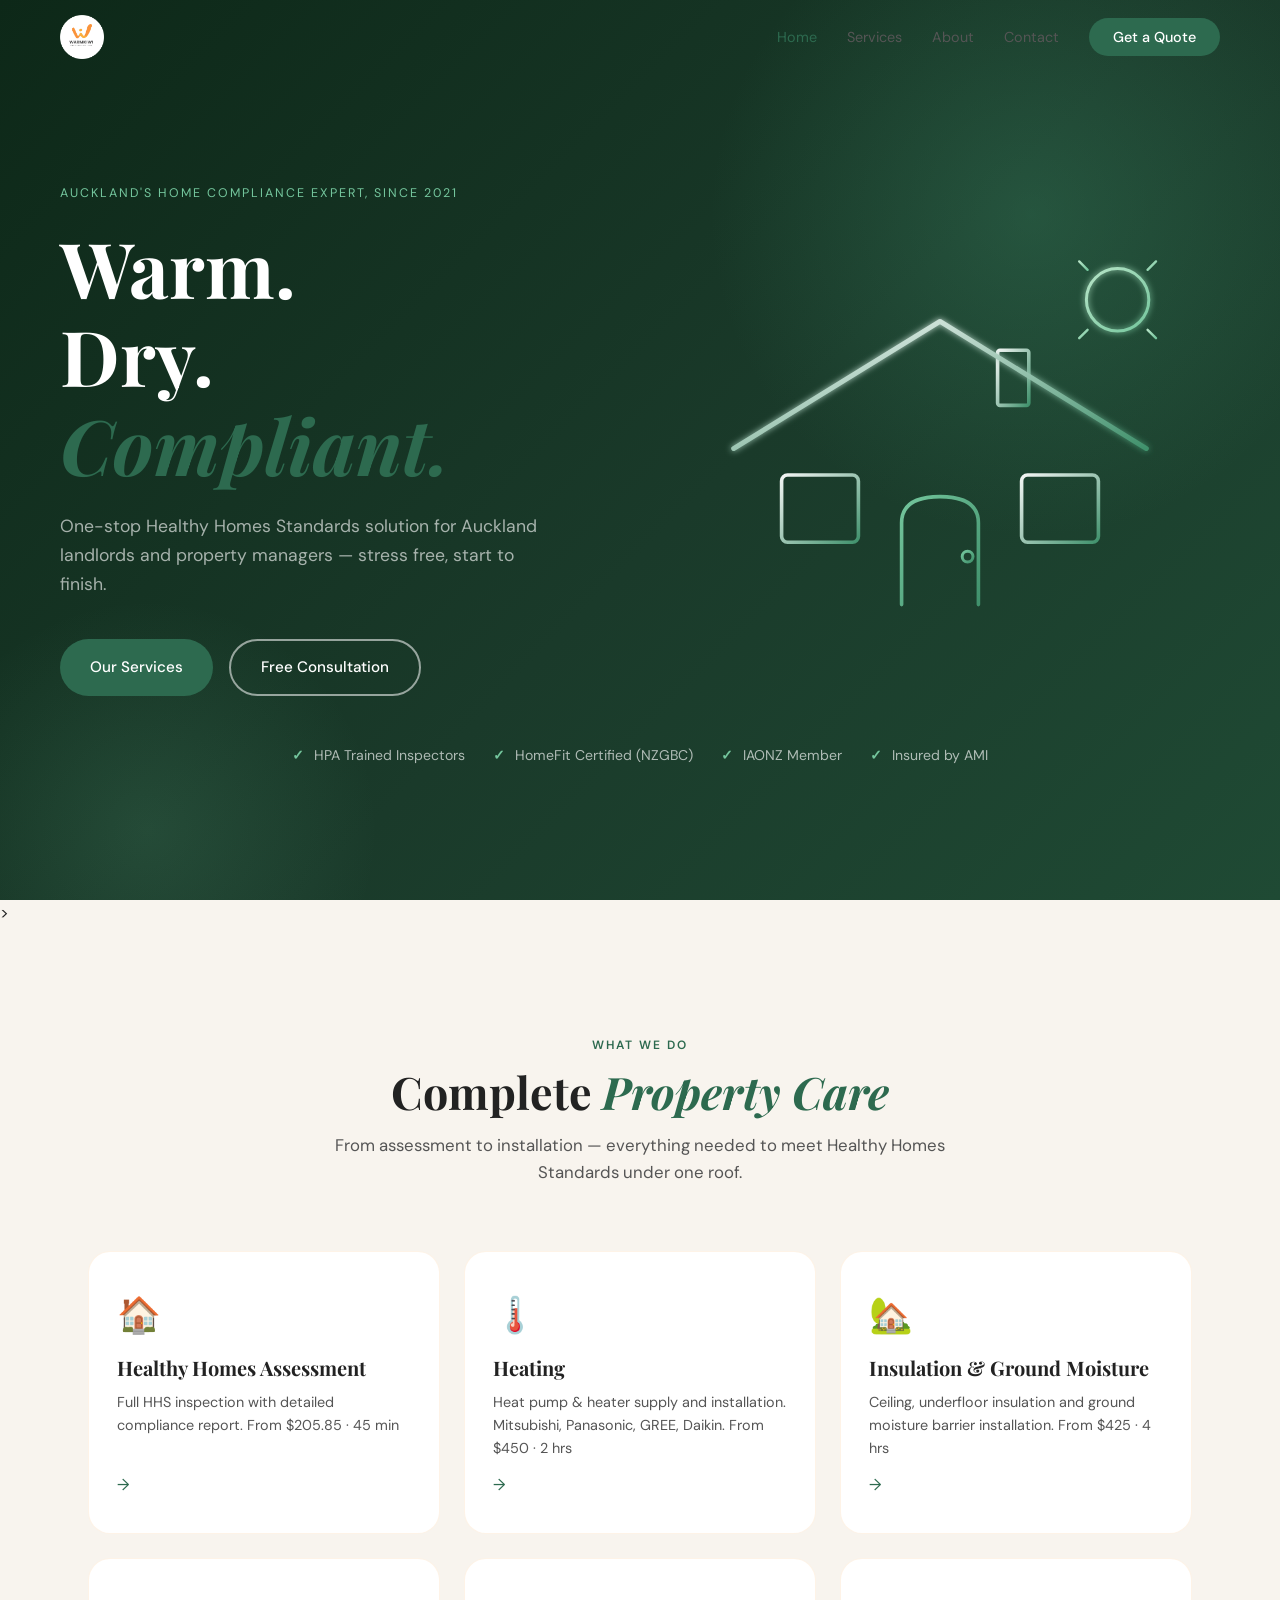
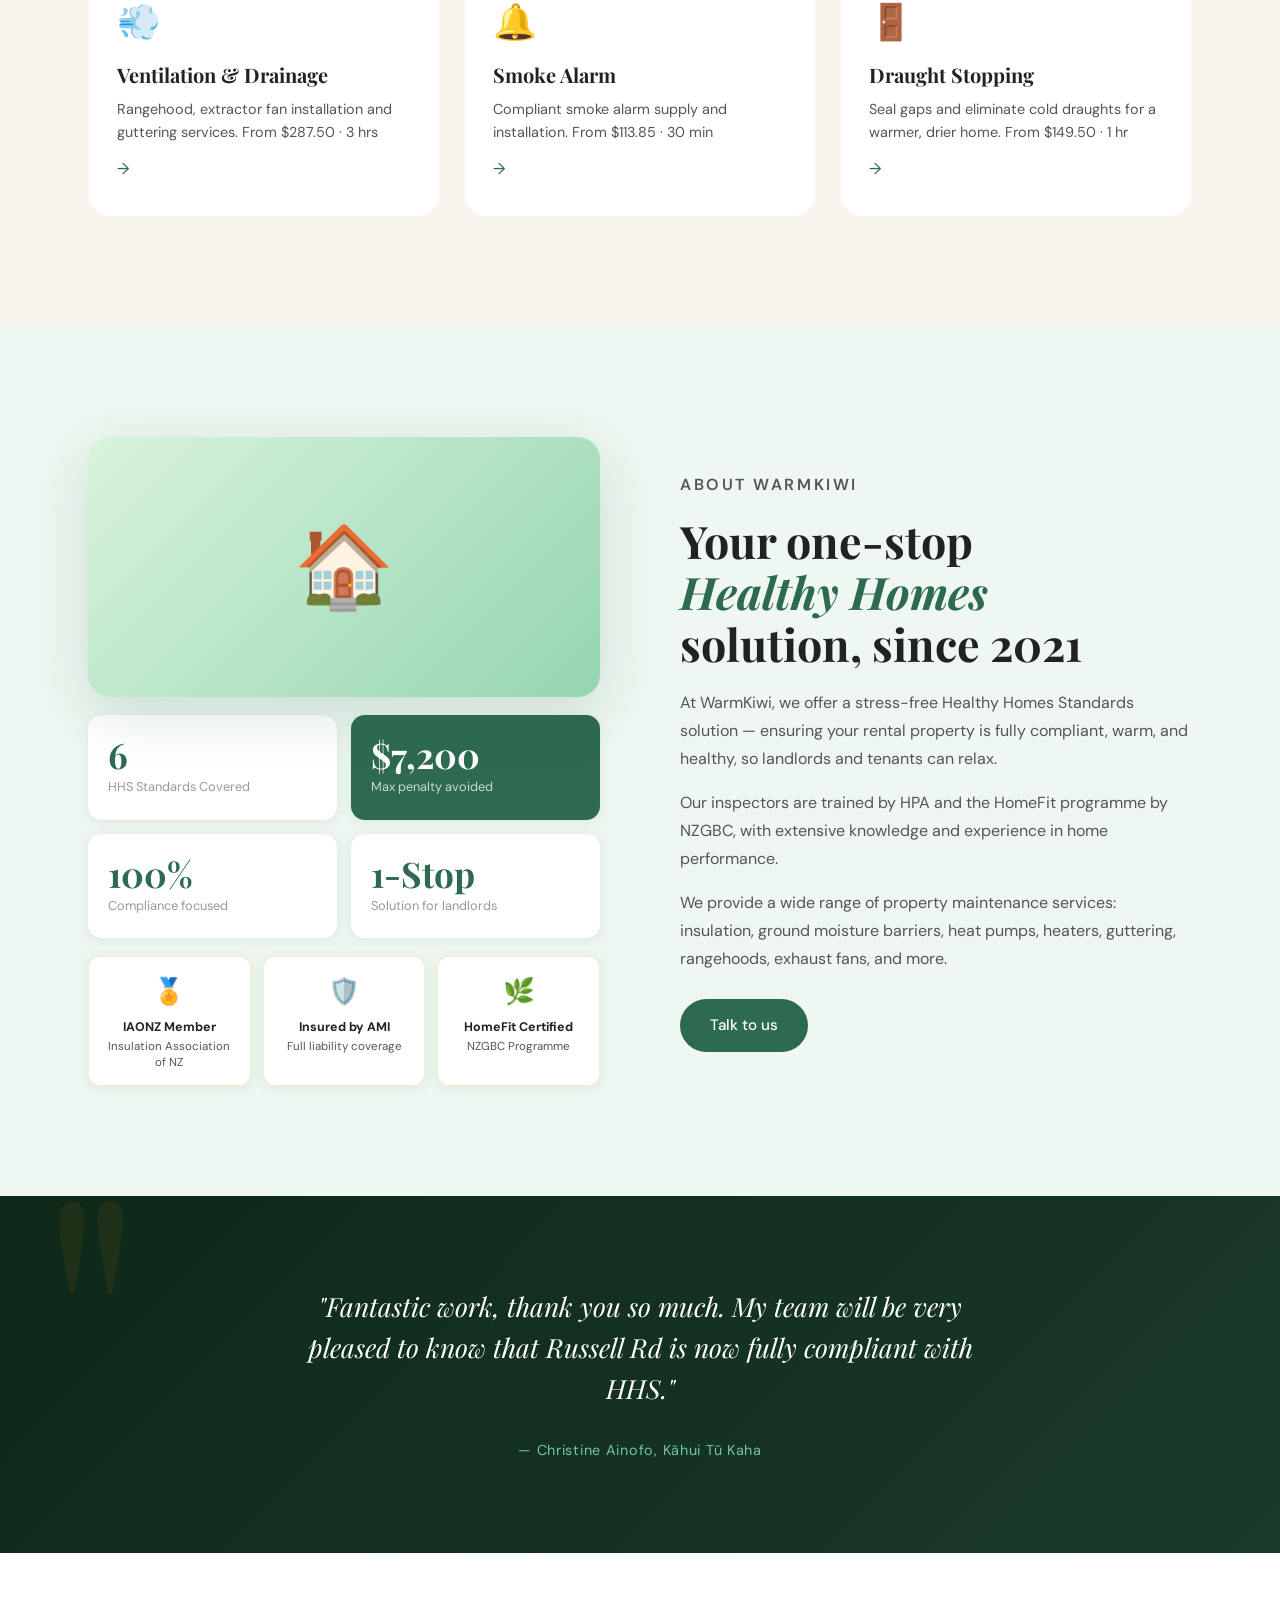
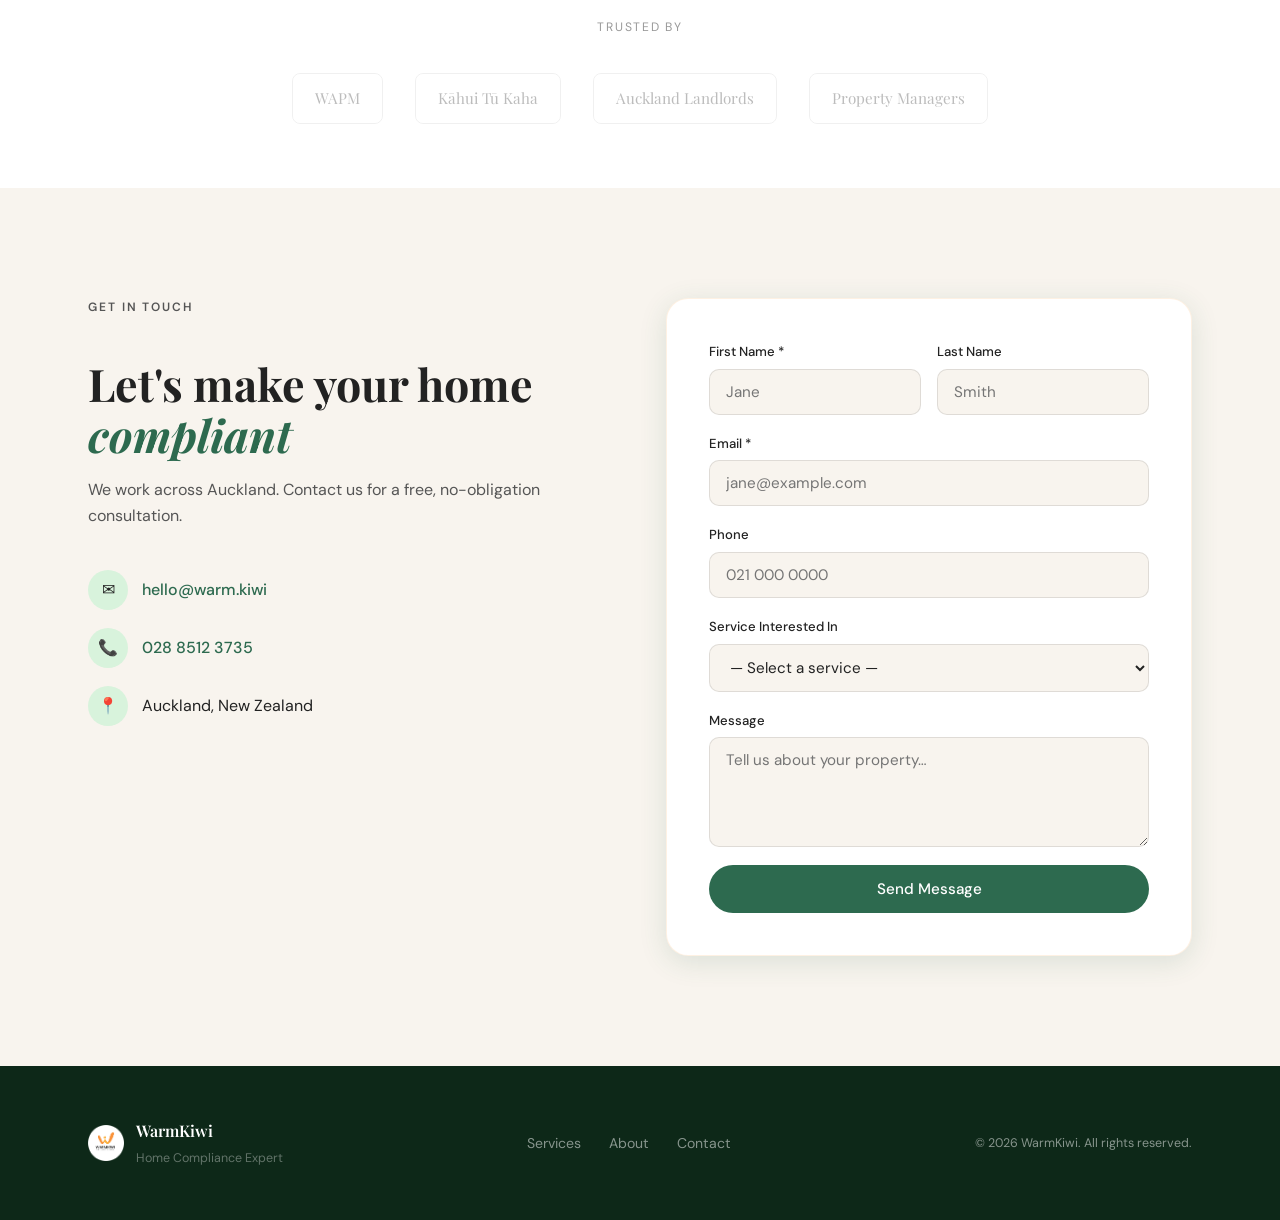
<file: index.html>
<!DOCTYPE html>
<html lang="en">
<head>
  <meta charset="UTF-8" />
  <meta name="viewport" content="width=device-width, initial-scale=1.0" />
  <title>WarmKiwi — Home Compliance Expert Auckland</title>
  <meta name="description" content="Auckland's Healthy Homes Standards specialists. Full HHS assessment, heating, insulation, ventilation, drainage, smoke alarms and more." />
  <link rel="stylesheet" href="css/style.css" />
  <link rel="preconnect" href="https://fonts.googleapis.com">
  <link href="https://fonts.googleapis.com/css2?family=Playfair+Display:ital,wght@0,700;1,400&family=DM+Sans:wght@300;400;500&display=swap" rel="stylesheet">
</head>
<body>

  <!-- NAV -->
  <nav class="nav" id="nav">
    <div class="nav-inner">
      <a href="index.html" class="logo">
        <img src="logo.png" alt="WarmKiwi" />
      </a>
      <button class="nav-toggle" id="navToggle" aria-label="Menu">
        <span></span><span></span><span></span>
      </button>
      <ul class="nav-links" id="navLinks">
        <li><a href="index.html" class="active">Home</a></li>
        <li><a href="services.html">Services</a></li>
        <li><a href="#about">About</a></li>
        <li><a href="#contact">Contact</a></li>
        <li><a href="#contact" class="nav-cta">Get a Quote</a></li>
      </ul>
    </div>
  </nav>

  <!-- HERO -->
  <section class="hero">
    <div class="hero-orb1"></div>
    <div class="hero-orb2"></div>
    <div class="hero-inner">
      <!-- Left: text -->
      <div class="hero-content">
        <p class="hero-eyebrow">Auckland's Home Compliance Expert, Since 2021</p>
        <h1 class="hero-title">Warm.<br>Dry.<br><em>Compliant.</em></h1>
        <p class="hero-sub">One-stop Healthy Homes Standards solution for Auckland landlords and property managers — stress free, start to finish.</p>
        <div class="hero-actions">
          <a href="services.html" class="btn btn-primary">Our Services</a>
          <a href="#contact" class="btn btn-outline">Free Consultation</a>
        </div>
      </div>
      <!-- Right: house animation -->
      <div class="hero-house" aria-hidden="true">
        <svg viewBox="0 0 400 340" fill="none" xmlns="http://www.w3.org/2000/svg">
          <defs>
            <linearGradient id="hg1" x1="0%" y1="0%" x2="100%" y2="100%">
              <stop offset="0%" stop-color="#ffffff" stop-opacity="0.95"/>
              <stop offset="100%" stop-color="#40916c"/>
            </linearGradient>
            <linearGradient id="hg2" x1="0%" y1="0%" x2="100%" y2="100%">
              <stop offset="0%" stop-color="#74c69d"/>
              <stop offset="100%" stop-color="#40916c"/>
            </linearGradient>
            <linearGradient id="sunG" x1="0%" y1="0%" x2="100%" y2="100%">
              <stop offset="0%" stop-color="#b7e4c7"/>
              <stop offset="100%" stop-color="#74c69d"/>
            </linearGradient>
            <filter id="glow" x="-20%" y="-20%" width="140%" height="140%">
              <feGaussianBlur stdDeviation="2.5" result="blur"/>
              <feMerge><feMergeNode in="blur"/><feMergeNode in="SourceGraphic"/></feMerge>
            </filter>
          </defs>

          <!-- Sun top-right -->
          <circle class="draw-line" cx="348" cy="54" r="26" stroke="url(#sunG)" stroke-width="2.5" fill="none" filter="url(#glow)" style="--len:165px; --delay:0s"/>
          <line class="draw-line" x1="348" y1="18" x2="348" y2="10" stroke="url(#sunG)" stroke-width="2" stroke-linecap="round" style="--len:10px; --delay:0.25s"/>
          <line class="draw-line" x1="348" y1="90" x2="348" y2="98" stroke="url(#sunG)" stroke-width="2" stroke-linecap="round" style="--len:10px; --delay:0.27s"/>
          <line class="draw-line" x1="312" y1="54" x2="304" y2="54" stroke="url(#sunG)" stroke-width="2" stroke-linecap="round" style="--len:10px; --delay:0.29s"/>
          <line class="draw-line" x1="384" y1="54" x2="392" y2="54" stroke="url(#sunG)" stroke-width="2" stroke-linecap="round" style="--len:10px; --delay:0.31s"/>
          <line class="draw-line" x1="323" y1="29" x2="316" y2="22" stroke="url(#sunG)" stroke-width="2" stroke-linecap="round" style="--len:10px; --delay:0.33s"/>
          <line class="draw-line" x1="373" y1="29" x2="380" y2="22" stroke="url(#sunG)" stroke-width="2" stroke-linecap="round" style="--len:10px; --delay:0.35s"/>
          <line class="draw-line" x1="323" y1="79" x2="316" y2="86" stroke="url(#sunG)" stroke-width="2" stroke-linecap="round" style="--len:10px; --delay:0.37s"/>
          <line class="draw-line" x1="373" y1="79" x2="380" y2="86" stroke="url(#sunG)" stroke-width="2" stroke-linecap="round" style="--len:10px; --delay:0.39s"/>

          <!-- Chimney -->
          <rect class="draw-line" x="248" y="96" width="26" height="46" rx="2" stroke="url(#hg1)" stroke-width="3" fill="none" style="--len:148px; --delay:0.5s"/>

          <!-- Roof -->
          <polyline class="draw-line" points="28,178 200,72 372,178" stroke="url(#hg1)" stroke-width="4" stroke-linecap="round" stroke-linejoin="round" fill="none" filter="url(#glow)" style="--len:540px; --delay:0.65s"/>

          <!-- Left outer wall -->
          <line class="draw-line" x1="28" y1="178" x2="28" y2="308" stroke="url(#hg1)" stroke-width="3.5" stroke-linecap="round" style="--len:130px; --delay:1.08s"/>
          <!-- Right outer wall -->
          <line class="draw-line" x1="372" y1="178" x2="372" y2="308" stroke="url(#hg1)" stroke-width="3.5" stroke-linecap="round" style="--len:130px; --delay:1.14s"/>
          <!-- Base -->
          <line class="draw-line" x1="28" y1="308" x2="372" y2="308" stroke="url(#hg1)" stroke-width="3.5" stroke-linecap="round" style="--len:344px; --delay:1.28s"/>

          <!-- Door with arch -->
          <path class="draw-line" d="M168,308 L168,240 Q168,218 200,218 Q232,218 232,240 L232,308" stroke="url(#hg2)" stroke-width="3" stroke-linecap="round" stroke-linejoin="round" fill="none" style="--len:280px; --delay:1.44s"/>
          <!-- door knob -->
          <circle class="draw-line" cx="223" cy="268" r="4.5" stroke="url(#hg2)" stroke-width="2.5" fill="none" style="--len:29px; --delay:1.72s"/>

          <!-- Left window -->
          <rect class="draw-line" x="68" y="200" width="64" height="56" rx="5" stroke="url(#hg1)" stroke-width="3" fill="none" style="--len:244px; --delay:1.50s"/>
          <line class="draw-line" x1="100" y1="200" x2="100" y2="256" stroke="url(#hg1)" stroke-width="2" stroke-linecap="round" style="--len:56px; --delay:1.64s"/>
          <line class="draw-line" x1="68" y1="228" x2="132" y2="228" stroke="url(#hg1)" stroke-width="2" stroke-linecap="round" style="--len:64px; --delay:1.68s"/>

          <!-- Right window -->
          <rect class="draw-line" x="268" y="200" width="64" height="56" rx="5" stroke="url(#hg1)" stroke-width="3" fill="none" style="--len:244px; --delay:1.54s"/>
          <line class="draw-line" x1="300" y1="200" x2="300" y2="256" stroke="url(#hg1)" stroke-width="2" stroke-linecap="round" style="--len:56px; --delay:1.66s"/>
          <line class="draw-line" x1="268" y1="228" x2="332" y2="228" stroke="url(#hg1)" stroke-width="2" stroke-linecap="round" style="--len:64px; --delay:1.70s"/>

          <!-- Chimney smoke -->
          <path class="smoke" d="M258,94 Q264,80 256,68 Q248,56 256,42" stroke="rgba(116,198,157,0.6)" stroke-width="2" stroke-linecap="round" fill="none" style="--sd:1.9s"/>
          <path class="smoke" d="M266,90 Q273,75 265,62 Q257,49 265,34" stroke="rgba(116,198,157,0.35)" stroke-width="1.5" stroke-linecap="round" fill="none" style="--sd:2.4s"/>
        </svg>
      </div>
    </div>
    <div class="hero-badges">
      <div class="badge"><span class="badge-icon">✓</span><span>HPA Trained Inspectors</span></div>
      <div class="badge"><span class="badge-icon">✓</span><span>HomeFit Certified (NZGBC)</span></div>
      <div class="badge"><span class="badge-icon">✓</span><span>IAONZ Member</span></div>
      <div class="badge"><span class="badge-icon">✓</span><span>Insured by AMI</span></div>
    </div>
  </section>>

  <!-- SERVICES -->
  <section class="services-section" id="services">
    <div class="container">
      <div class="section-header">
        <p class="section-tag">What we do</p>
        <h2>Complete <em>Property Care</em></h2>
        <p class="section-sub">From assessment to installation — everything needed to meet Healthy Homes Standards under one roof.</p>
      </div>
      <div class="services-grid">
        <a href="services/healthy-homes.html" class="service-card">
          <div class="service-icon">🏠</div>
          <h3>Healthy Homes Assessment</h3>
          <p>Full HHS inspection with detailed compliance report. From $205.85 · 45 min</p>
          <span class="service-arrow">→</span>
        </a>
        <a href="services/heating.html" class="service-card">
          <div class="service-icon">🌡️</div>
          <h3>Heating</h3>
          <p>Heat pump & heater supply and installation. Mitsubishi, Panasonic, GREE, Daikin. From $450 · 2 hrs</p>
          <span class="service-arrow">→</span>
        </a>
        <a href="services/insulation.html" class="service-card">
          <div class="service-icon">🏡</div>
          <h3>Insulation & Ground Moisture</h3>
          <p>Ceiling, underfloor insulation and ground moisture barrier installation. From $425 · 4 hrs</p>
          <span class="service-arrow">→</span>
        </a>
        <a href="services/ventilation.html" class="service-card">
          <div class="service-icon">💨</div>
          <h3>Ventilation & Drainage</h3>
          <p>Rangehood, extractor fan installation and guttering services. From $287.50 · 3 hrs</p>
          <span class="service-arrow">→</span>
        </a>
        <a href="services/smoke-alarm.html" class="service-card">
          <div class="service-icon">🔔</div>
          <h3>Smoke Alarm</h3>
          <p>Compliant smoke alarm supply and installation. From $113.85 · 30 min</p>
          <span class="service-arrow">→</span>
        </a>
        <a href="services/draught-stopping.html" class="service-card">
          <div class="service-icon">🚪</div>
          <h3>Draught Stopping</h3>
          <p>Seal gaps and eliminate cold draughts for a warmer, drier home. From $149.50 · 1 hr</p>
          <span class="service-arrow">→</span>
        </a>
      </div>
    </div>
  </section>

  <!-- ABOUT -->
  <section class="about-section" id="about">
    <div class="container about-grid">
      <div class="about-visual">
        <div class="about-img">
          <div class="about-img-inner">🏠</div>
        </div>
        <div class="about-stats">
          <div class="about-stat">
            <span class="stat-num">6</span>
            <span class="stat-label">HHS Standards Covered</span>
          </div>
          <div class="about-stat accent">
            <span class="stat-num">$7,200</span>
            <span class="stat-label">Max penalty avoided</span>
          </div>
          <div class="about-stat">
            <span class="stat-num">100%</span>
            <span class="stat-label">Compliance focused</span>
          </div>
          <div class="about-stat">
            <span class="stat-num">1-Stop</span>
            <span class="stat-label">Solution for landlords</span>
          </div>
        </div>
        <div class="credentials">
          <div class="credential-badge">
            <div class="cred-icon">🏅</div>
            <div class="credential-text">
              <strong>IAONZ Member</strong>
              Insulation Association of NZ
            </div>
          </div>
          <div class="credential-badge">
            <div class="cred-icon">🛡️</div>
            <div class="credential-text">
              <strong>Insured by AMI</strong>
              Full liability coverage
            </div>
          </div>
          <div class="credential-badge">
            <div class="cred-icon">🌿</div>
            <div class="credential-text">
              <strong>HomeFit Certified</strong>
              NZGBC Programme
            </div>
          </div>
        </div>
      </div>
      <div class="about-text">
        <p class="section-tag">About WarmKiwi</p>
        <h2>Your one-stop<br><em>Healthy Homes</em><br>solution, since 2021</h2>
        <p>At WarmKiwi, we offer a stress-free Healthy Homes Standards solution — ensuring your rental property is fully compliant, warm, and healthy, so landlords and tenants can relax.</p>
        <p>Our inspectors are trained by HPA and the HomeFit programme by NZGBC, with extensive knowledge and experience in home performance.</p>
        <p>We provide a wide range of property maintenance services: insulation, ground moisture barriers, heat pumps, heaters, guttering, rangehoods, exhaust fans, and more.</p>
        <a href="#contact" class="btn btn-primary">Talk to us</a>
      </div>
    </div>
  </section>

  <!-- TESTIMONIAL -->
  <section class="testimonial-section">
    <div class="container">
      <blockquote class="testimonial">
        <p>"Fantastic work, thank you so much. My team will be very pleased to know that Russell Rd is now fully compliant with HHS."</p>
        <cite>— Christine Ainofo, Kāhui Tū Kaha</cite>
      </blockquote>
    </div>
  </section>

  <!-- CLIENTS -->
  <section class="clients-section">
    <div class="container">
      <p class="clients-label">Trusted by</p>
      <div class="clients-logos">
        <div class="client-placeholder">WAPM</div>
        <div class="client-placeholder">Kāhui Tū Kaha</div>
        <div class="client-placeholder">Auckland Landlords</div>
        <div class="client-placeholder">Property Managers</div>
      </div>
    </div>
  </section>

  <!-- CONTACT -->
  <section class="contact-section" id="contact">
    <div class="container contact-grid">
      <div class="contact-info">
        <p class="section-tag">Get in touch</p>
        <h2>Let's make your home <em>compliant</em></h2>
        <p>We work across Auckland. Contact us for a free, no-obligation consultation.</p>
        <div class="contact-details">
          <div class="contact-item">
            <span class="contact-icon">✉</span>
            <a href="mailto:hello@warm.kiwi">hello@warm.kiwi</a>
          </div>
          <div class="contact-item">
            <span class="contact-icon">📞</span>
            <a href="tel:02885123735">028 8512 3735</a>
          </div>
          <div class="contact-item">
            <span class="contact-icon">📍</span>
            <span>Auckland, New Zealand</span>
          </div>
        </div>
      </div>
      <form class="contact-form" id="contactForm">
        <div class="form-row">
          <div class="form-group">
            <label for="firstName">First Name *</label>
            <input type="text" id="firstName" name="firstName" placeholder="Jane" required />
          </div>
          <div class="form-group">
            <label for="lastName">Last Name</label>
            <input type="text" id="lastName" name="lastName" placeholder="Smith" />
          </div>
        </div>
        <div class="form-group">
          <label for="email">Email *</label>
          <input type="email" id="email" name="email" placeholder="jane@example.com" required />
        </div>
        <div class="form-group">
          <label for="phone">Phone</label>
          <input type="tel" id="phone" name="phone" placeholder="021 000 0000" />
        </div>
        <div class="form-group">
          <label for="service">Service Interested In</label>
          <select id="service" name="service">
            <option value="">— Select a service —</option>
            <option>Healthy Homes Assessment</option>
            <option>Heating</option>
            <option>Insulation & Ground Moisture Barrier</option>
            <option>Ventilation & Drainage</option>
            <option>Smoke Alarm</option>
            <option>Draught Stopping</option>
            <option>Multiple / Not Sure</option>
          </select>
        </div>
        <div class="form-group">
          <label for="message">Message</label>
          <textarea id="message" name="message" rows="4" placeholder="Tell us about your property…"></textarea>
        </div>
        <button type="submit" id="submitBtn" class="btn btn-primary full-width">Send Message</button>
        <p class="form-success" id="formSuccess">✓ Message sent! We'll be in touch within one business day.</p>
        <p class="form-error" id="formError">Something went wrong. Please email us directly at hello@warm.kiwi</p>
      </form>
    </div>
  </section>

  <!-- FOOTER -->
  <footer class="footer">
    <div class="container footer-inner">
      <div class="footer-brand">
        <img src="logo.png" alt="WarmKiwi" />
        <div class="footer-brand-text">
          <span>WarmKiwi</span>
          <p>Home Compliance Expert</p>
        </div>
      </div>
      <div class="footer-links">
        <a href="services.html">Services</a>
        <a href="#about">About</a>
        <a href="#contact">Contact</a>
      </div>
      <p class="footer-copy">© 2026 WarmKiwi. All rights reserved.</p>
    </div>
  </footer>

  <script src="js/main.js"></script>
</body>
</html>
</file>
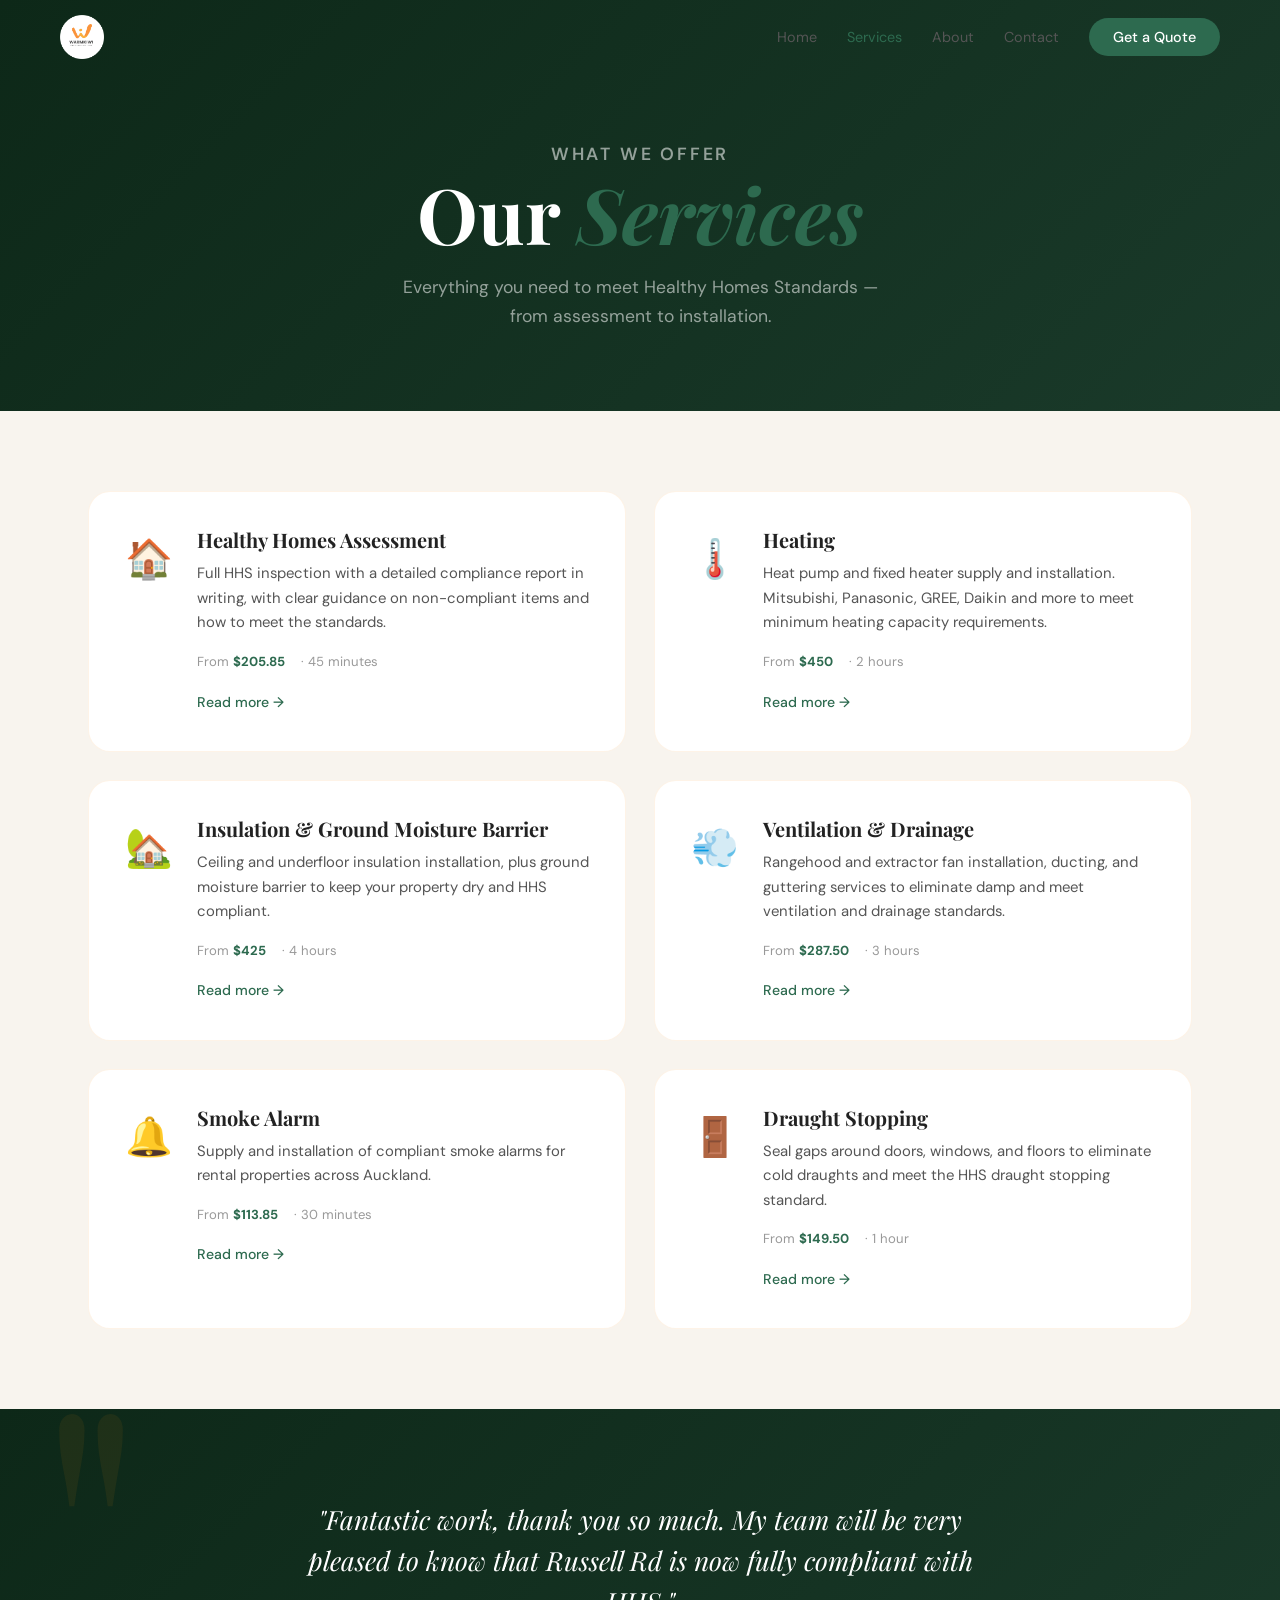
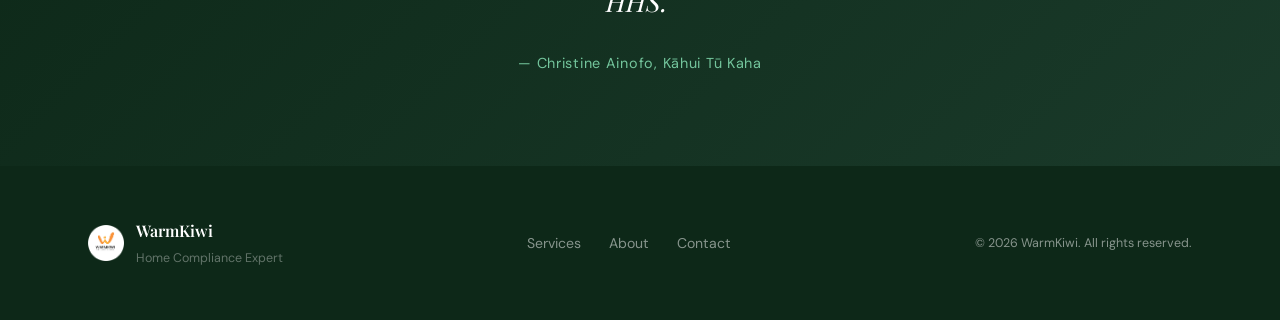
<file: services.html>
<!DOCTYPE html>
<html lang="en">
<head>
  <meta charset="UTF-8" />
  <meta name="viewport" content="width=device-width, initial-scale=1.0" />
  <title>Services — WarmKiwi</title>
  <link rel="stylesheet" href="css/style.css" />
  <link rel="preconnect" href="https://fonts.googleapis.com">
  <link href="https://fonts.googleapis.com/css2?family=Playfair+Display:ital,wght@0,700;1,400&family=DM+Sans:wght@300;400;500&display=swap" rel="stylesheet">
</head>
<body>
  <nav class="nav scrolled" id="nav">
    <div class="nav-inner">
      <a href="index.html" class="logo"><img src="logo.png" alt="WarmKiwi" /></a>
      <button class="nav-toggle" id="navToggle"><span></span><span></span><span></span></button>
      <ul class="nav-links" id="navLinks">
        <li><a href="index.html">Home</a></li>
        <li><a href="services.html" class="active">Services</a></li>
        <li><a href="index.html#about">About</a></li>
        <li><a href="index.html#contact">Contact</a></li>
        <li><a href="index.html#contact" class="nav-cta">Get a Quote</a></li>
      </ul>
    </div>
  </nav>

  <section class="services-page-hero">
    <p class="section-tag">What we offer</p>
    <h1>Our <em>Services</em></h1>
    <p>Everything you need to meet Healthy Homes Standards — from assessment to installation.</p>
  </section>

  <section class="services-list">
    <div class="services-list-grid">
      <div class="service-list-card">
        <div class="service-list-icon">🏠</div>
        <div class="service-list-info">
          <h3>Healthy Homes Assessment</h3>
          <p>Full HHS inspection with a detailed compliance report in writing, with clear guidance on non-compliant items and how to meet the standards.</p>
          <div class="service-list-meta"><span>From <strong>$205.85</strong></span><span>· 45 minutes</span></div>
          <a href="services/healthy-homes.html">Read more →</a>
        </div>
      </div>
      <div class="service-list-card">
        <div class="service-list-icon">🌡️</div>
        <div class="service-list-info">
          <h3>Heating</h3>
          <p>Heat pump and fixed heater supply and installation. Mitsubishi, Panasonic, GREE, Daikin and more to meet minimum heating capacity requirements.</p>
          <div class="service-list-meta"><span>From <strong>$450</strong></span><span>· 2 hours</span></div>
          <a href="services/heating.html">Read more →</a>
        </div>
      </div>
      <div class="service-list-card">
        <div class="service-list-icon">🏡</div>
        <div class="service-list-info">
          <h3>Insulation & Ground Moisture Barrier</h3>
          <p>Ceiling and underfloor insulation installation, plus ground moisture barrier to keep your property dry and HHS compliant.</p>
          <div class="service-list-meta"><span>From <strong>$425</strong></span><span>· 4 hours</span></div>
          <a href="services/insulation.html">Read more →</a>
        </div>
      </div>
      <div class="service-list-card">
        <div class="service-list-icon">💨</div>
        <div class="service-list-info">
          <h3>Ventilation & Drainage</h3>
          <p>Rangehood and extractor fan installation, ducting, and guttering services to eliminate damp and meet ventilation and drainage standards.</p>
          <div class="service-list-meta"><span>From <strong>$287.50</strong></span><span>· 3 hours</span></div>
          <a href="services/ventilation.html">Read more →</a>
        </div>
      </div>
      <div class="service-list-card">
        <div class="service-list-icon">🔔</div>
        <div class="service-list-info">
          <h3>Smoke Alarm</h3>
          <p>Supply and installation of compliant smoke alarms for rental properties across Auckland.</p>
          <div class="service-list-meta"><span>From <strong>$113.85</strong></span><span>· 30 minutes</span></div>
          <a href="services/smoke-alarm.html">Read more →</a>
        </div>
      </div>
      <div class="service-list-card">
        <div class="service-list-icon">🚪</div>
        <div class="service-list-info">
          <h3>Draught Stopping</h3>
          <p>Seal gaps around doors, windows, and floors to eliminate cold draughts and meet the HHS draught stopping standard.</p>
          <div class="service-list-meta"><span>From <strong>$149.50</strong></span><span>· 1 hour</span></div>
          <a href="services/draught-stopping.html">Read more →</a>
        </div>
      </div>
    </div>
  </section>

  <section class="testimonial-section">
    <div class="container">
      <blockquote class="testimonial">
        <p>"Fantastic work, thank you so much. My team will be very pleased to know that Russell Rd is now fully compliant with HHS."</p>
        <cite>— Christine Ainofo, Kāhui Tū Kaha</cite>
      </blockquote>
    </div>
  </section>

  <footer class="footer">
    <div class="container footer-inner">
      <div class="footer-brand">
        <img src="logo.png" alt="WarmKiwi" />
        <div class="footer-brand-text"><span>WarmKiwi</span><p>Home Compliance Expert</p></div>
      </div>
      <div class="footer-links">
        <a href="services.html">Services</a>
        <a href="index.html#about">About</a>
        <a href="index.html#contact">Contact</a>
      </div>
      <p class="footer-copy">© 2026 WarmKiwi. All rights reserved.</p>
    </div>
  </footer>
  <script src="js/main.js"></script>
</body>
</html>
</file>
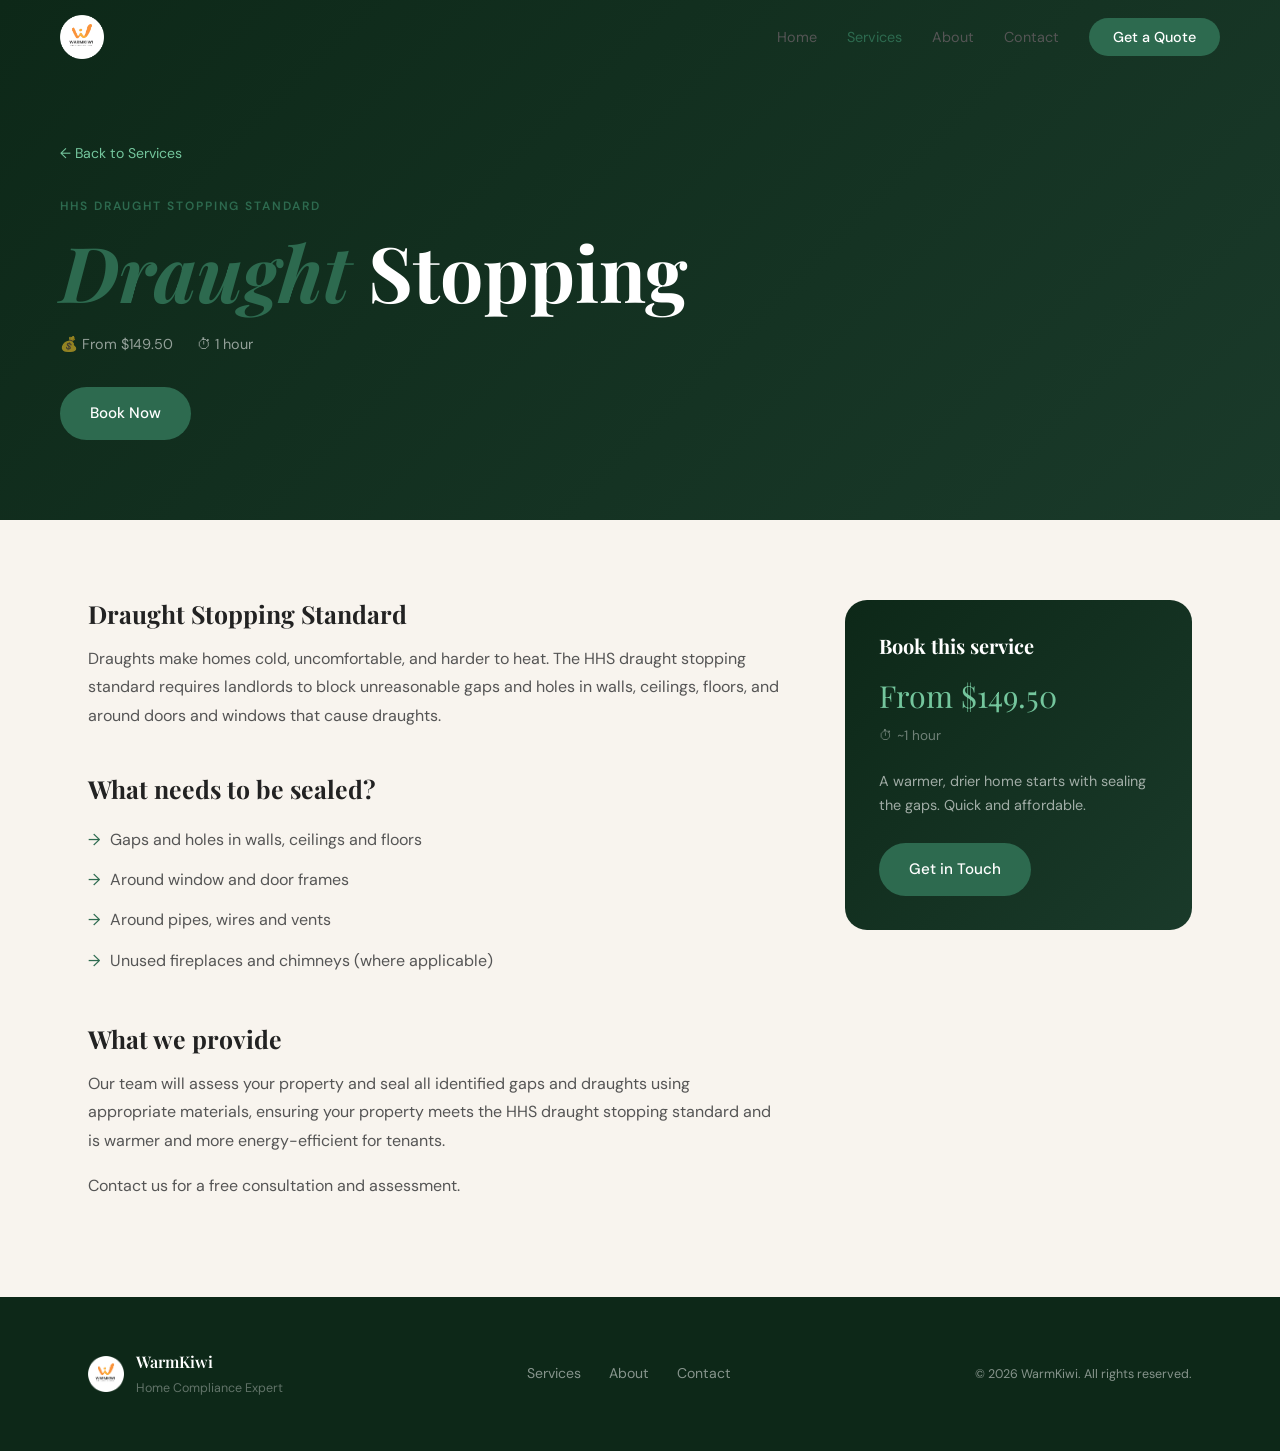
<file: services/draught-stopping.html>
<!DOCTYPE html>
<html lang="en">
<head>
  <meta charset="UTF-8" />
  <meta name="viewport" content="width=device-width, initial-scale=1.0" />
  <title>Draught Stopping — WarmKiwi</title>
  <link rel="stylesheet" href="../css/style.css" />
  <link rel="preconnect" href="https://fonts.googleapis.com">
  <link href="https://fonts.googleapis.com/css2?family=Playfair+Display:ital,wght@0,700;1,400&family=DM+Sans:wght@300;400;500&display=swap" rel="stylesheet">
</head>
<body>
  <nav class="nav scrolled" id="nav">
    <div class="nav-inner">
      <a href="../index.html" class="logo"><img src="../logo.png" alt="WarmKiwi" /></a>
      <button class="nav-toggle" id="navToggle"><span></span><span></span><span></span></button>
      <ul class="nav-links" id="navLinks">
        <li><a href="../index.html">Home</a></li>
        <li><a href="../services.html" class="active">Services</a></li>
        <li><a href="../index.html#about">About</a></li>
        <li><a href="../index.html#contact">Contact</a></li>
        <li><a href="../index.html#contact" class="nav-cta">Get a Quote</a></li>
      </ul>
    </div>
  </nav>

  <section class="service-hero">
    <div class="service-hero-inner">
      <a href="../services.html" class="back-link">← Back to Services</a>
      <p class="section-tag">HHS Draught Stopping Standard</p>
      <h1><em>Draught</em> Stopping</h1>
      <div class="service-meta">
        <span>💰 From $149.50</span>
        <span>⏱ 1 hour</span>
      </div>
      <a href="../index.html#contact" class="btn btn-primary">Book Now</a>
    </div>
  </section>

  <div class="service-body">
    <div class="service-content">
      <div class="service-text">
        <h2>Draught Stopping Standard</h2>
        <p>Draughts make homes cold, uncomfortable, and harder to heat. The HHS draught stopping standard requires landlords to block unreasonable gaps and holes in walls, ceilings, floors, and around doors and windows that cause draughts.</p>

        <h2>What needs to be sealed?</h2>
        <ul>
          <li>Gaps and holes in walls, ceilings and floors</li>
          <li>Around window and door frames</li>
          <li>Around pipes, wires and vents</li>
          <li>Unused fireplaces and chimneys (where applicable)</li>
        </ul>

        <h2>What we provide</h2>
        <p>Our team will assess your property and seal all identified gaps and draughts using appropriate materials, ensuring your property meets the HHS draught stopping standard and is warmer and more energy-efficient for tenants.</p>
        <p>Contact us for a free consultation and assessment.</p>
      </div>
      <aside class="service-sidebar">
        <div class="sidebar-card">
          <h3>Book this service</h3>
          <div class="sidebar-price">From $149.50</div>
          <div class="sidebar-duration">⏱ ~1 hour</div>
          <p>A warmer, drier home starts with sealing the gaps. Quick and affordable.</p>
          <a href="../index.html#contact" class="btn btn-primary">Get in Touch</a>
        </div>
      </aside>
    </div>
  </div>

  <footer class="footer">
    <div class="container footer-inner">
      <div class="footer-brand"><img src="../logo.png" alt="WarmKiwi" /><div class="footer-brand-text"><span>WarmKiwi</span><p>Home Compliance Expert</p></div></div>
      <div class="footer-links"><a href="../services.html">Services</a><a href="../index.html#about">About</a><a href="../index.html#contact">Contact</a></div>
      <p class="footer-copy">© 2026 WarmKiwi. All rights reserved.</p>
    </div>
  </footer>
  <script src="../js/main.js"></script>
</body>
</html>
</file>
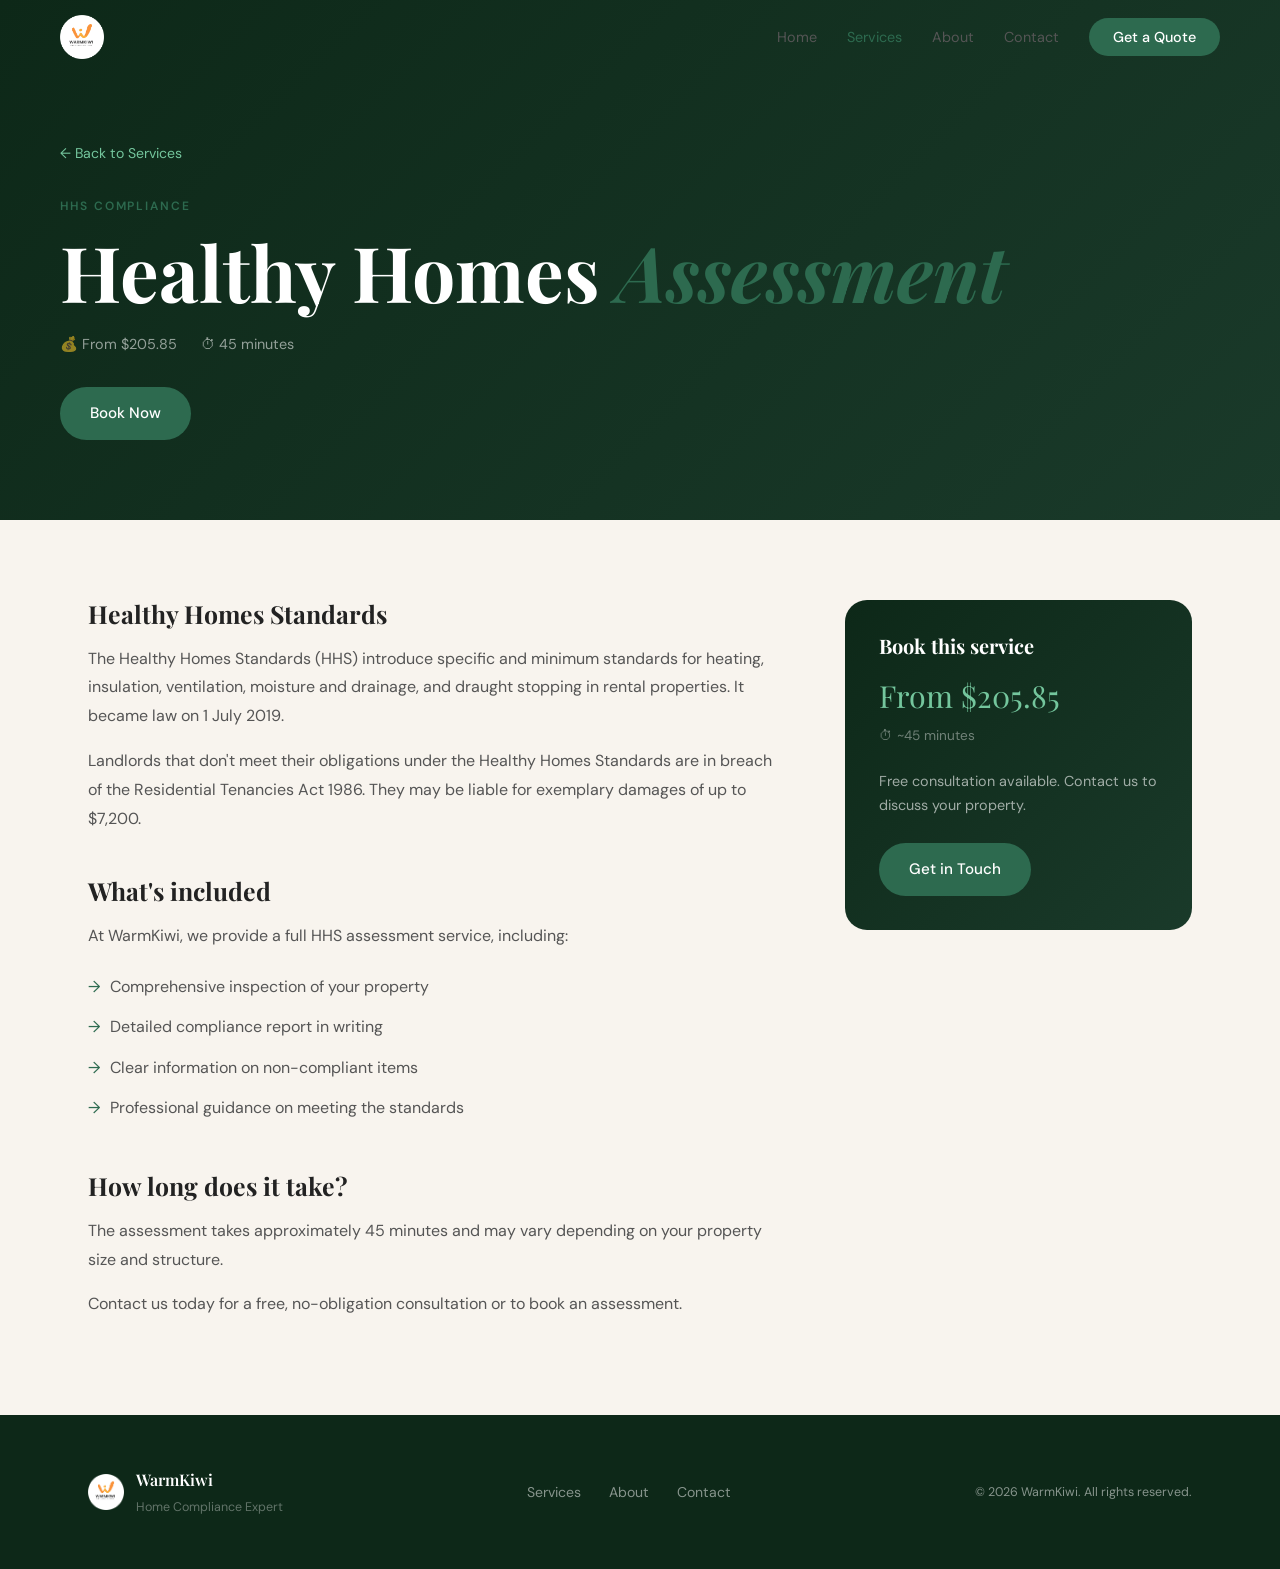
<file: services/healthy-homes.html>
<!DOCTYPE html>
<html lang="en">
<head>
  <meta charset="UTF-8" />
  <meta name="viewport" content="width=device-width, initial-scale=1.0" />
  <title>Healthy Homes Assessment — WarmKiwi</title>
  <link rel="stylesheet" href="../css/style.css" />
  <link rel="preconnect" href="https://fonts.googleapis.com">
  <link href="https://fonts.googleapis.com/css2?family=Playfair+Display:ital,wght@0,700;1,400&family=DM+Sans:wght@300;400;500&display=swap" rel="stylesheet">
</head>
<body>
  <nav class="nav scrolled" id="nav">
    <div class="nav-inner">
      <a href="../index.html" class="logo"><img src="../logo.png" alt="WarmKiwi" /></a>
      <button class="nav-toggle" id="navToggle"><span></span><span></span><span></span></button>
      <ul class="nav-links" id="navLinks">
        <li><a href="../index.html">Home</a></li>
        <li><a href="../services.html" class="active">Services</a></li>
        <li><a href="../index.html#about">About</a></li>
        <li><a href="../index.html#contact">Contact</a></li>
        <li><a href="../index.html#contact" class="nav-cta">Get a Quote</a></li>
      </ul>
    </div>
  </nav>

  <section class="service-hero">
    <div class="service-hero-inner">
      <a href="../services.html" class="back-link">← Back to Services</a>
      <p class="section-tag">HHS Compliance</p>
      <h1>Healthy Homes <em>Assessment</em></h1>
      <div class="service-meta">
        <span>💰 From $205.85</span>
        <span>⏱ 45 minutes</span>
      </div>
      <a href="../index.html#contact" class="btn btn-primary">Book Now</a>
    </div>
  </section>

  <div class="service-body">
    <div class="service-content">
      <div class="service-text">
        <h2>Healthy Homes Standards</h2>
        <p>The Healthy Homes Standards (HHS) introduce specific and minimum standards for heating, insulation, ventilation, moisture and drainage, and draught stopping in rental properties. It became law on 1 July 2019.</p>
        <p>Landlords that don't meet their obligations under the Healthy Homes Standards are in breach of the Residential Tenancies Act 1986. They may be liable for exemplary damages of up to $7,200.</p>

        <h2>What's included</h2>
        <p>At WarmKiwi, we provide a full HHS assessment service, including:</p>
        <ul>
          <li>Comprehensive inspection of your property</li>
          <li>Detailed compliance report in writing</li>
          <li>Clear information on non-compliant items</li>
          <li>Professional guidance on meeting the standards</li>
        </ul>

        <h2>How long does it take?</h2>
        <p>The assessment takes approximately 45 minutes and may vary depending on your property size and structure.</p>
        <p>Contact us today for a free, no-obligation consultation or to book an assessment.</p>
      </div>
      <aside class="service-sidebar">
        <div class="sidebar-card">
          <h3>Book this service</h3>
          <div class="sidebar-price">From $205.85</div>
          <div class="sidebar-duration">⏱ ~45 minutes</div>
          <p>Free consultation available. Contact us to discuss your property.</p>
          <a href="../index.html#contact" class="btn btn-primary">Get in Touch</a>
        </div>
      </aside>
    </div>
  </div>

  <footer class="footer">
    <div class="container footer-inner">
      <div class="footer-brand"><img src="../logo.png" alt="WarmKiwi" /><div class="footer-brand-text"><span>WarmKiwi</span><p>Home Compliance Expert</p></div></div>
      <div class="footer-links"><a href="../services.html">Services</a><a href="../index.html#about">About</a><a href="../index.html#contact">Contact</a></div>
      <p class="footer-copy">© 2026 WarmKiwi. All rights reserved.</p>
    </div>
  </footer>
  <script src="../js/main.js"></script>
</body>
</html>
</file>
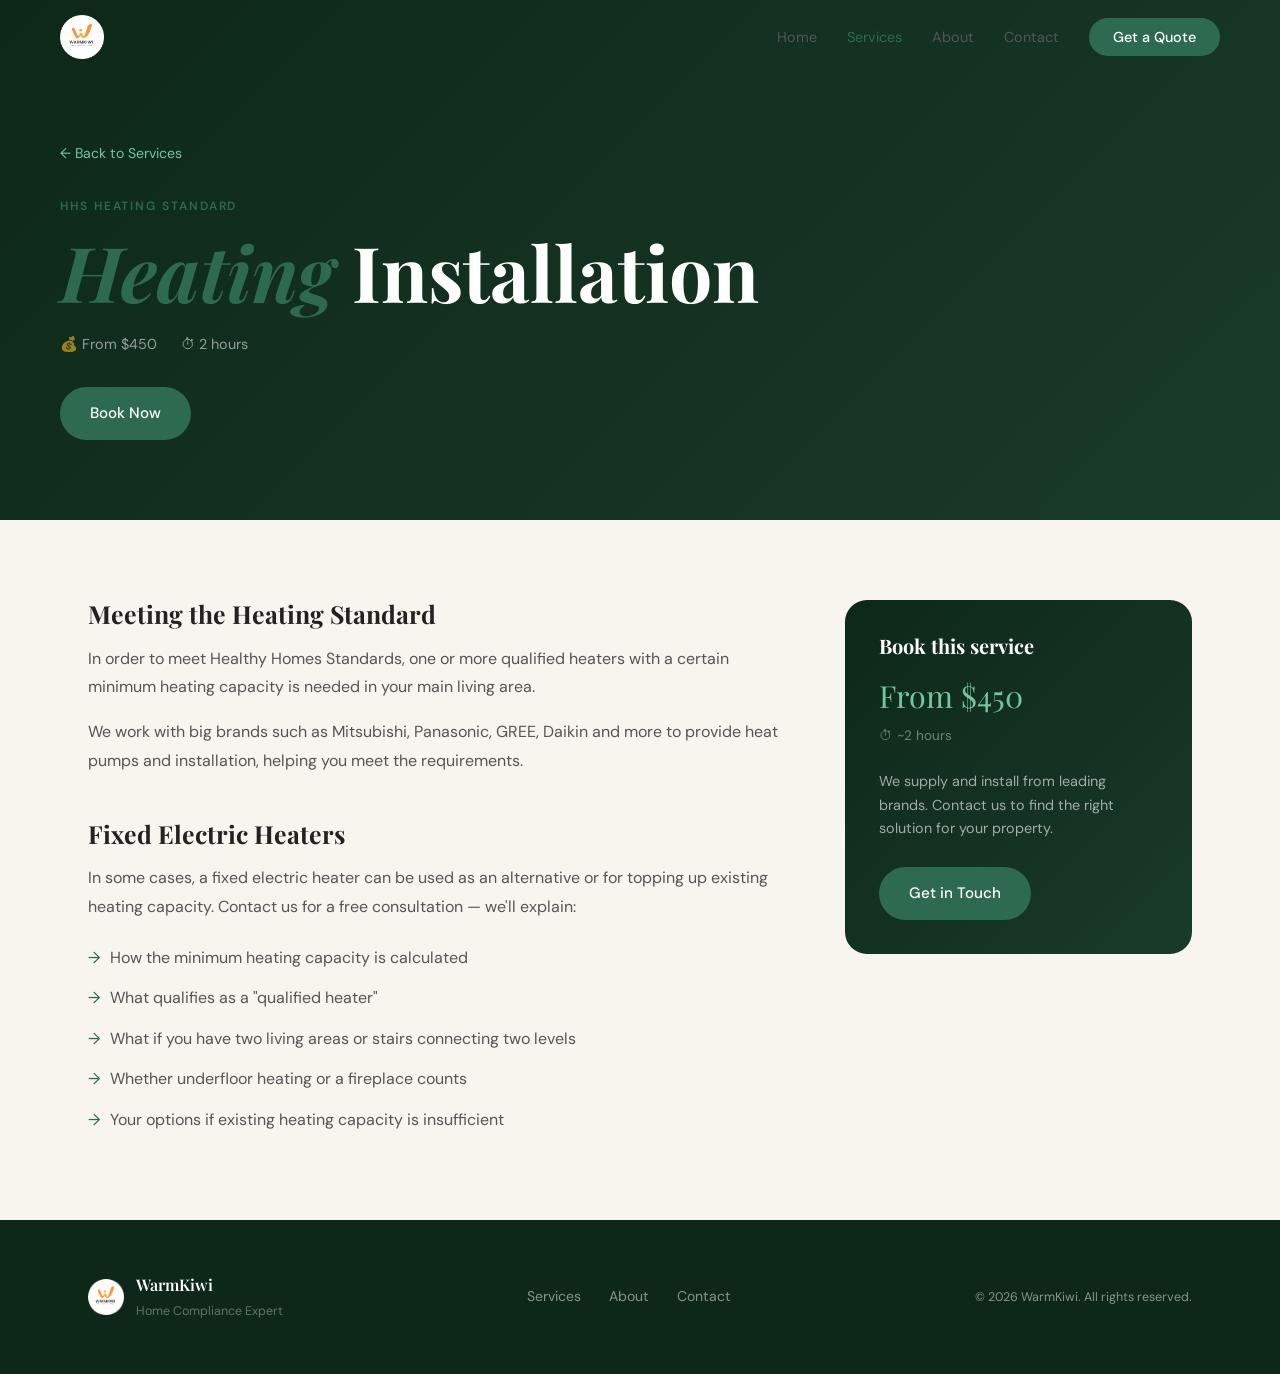
<file: services/heating.html>
<!DOCTYPE html>
<html lang="en">
<head>
  <meta charset="UTF-8" />
  <meta name="viewport" content="width=device-width, initial-scale=1.0" />
  <title>Heating — WarmKiwi</title>
  <link rel="stylesheet" href="../css/style.css" />
  <link rel="preconnect" href="https://fonts.googleapis.com">
  <link href="https://fonts.googleapis.com/css2?family=Playfair+Display:ital,wght@0,700;1,400&family=DM+Sans:wght@300;400;500&display=swap" rel="stylesheet">
</head>
<body>
  <nav class="nav scrolled" id="nav">
    <div class="nav-inner">
      <a href="../index.html" class="logo"><img src="../logo.png" alt="WarmKiwi" /></a>
      <button class="nav-toggle" id="navToggle"><span></span><span></span><span></span></button>
      <ul class="nav-links" id="navLinks">
        <li><a href="../index.html">Home</a></li>
        <li><a href="../services.html" class="active">Services</a></li>
        <li><a href="../index.html#about">About</a></li>
        <li><a href="../index.html#contact">Contact</a></li>
        <li><a href="../index.html#contact" class="nav-cta">Get a Quote</a></li>
      </ul>
    </div>
  </nav>

  <section class="service-hero">
    <div class="service-hero-inner">
      <a href="../services.html" class="back-link">← Back to Services</a>
      <p class="section-tag">HHS Heating Standard</p>
      <h1><em>Heating</em> Installation</h1>
      <div class="service-meta">
        <span>💰 From $450</span>
        <span>⏱ 2 hours</span>
      </div>
      <a href="../index.html#contact" class="btn btn-primary">Book Now</a>
    </div>
  </section>

  <div class="service-body">
    <div class="service-content">
      <div class="service-text">
        <h2>Meeting the Heating Standard</h2>
        <p>In order to meet Healthy Homes Standards, one or more qualified heaters with a certain minimum heating capacity is needed in your main living area.</p>
        <p>We work with big brands such as Mitsubishi, Panasonic, GREE, Daikin and more to provide heat pumps and installation, helping you meet the requirements.</p>

        <h2>Fixed Electric Heaters</h2>
        <p>In some cases, a fixed electric heater can be used as an alternative or for topping up existing heating capacity. Contact us for a free consultation — we'll explain:</p>
        <ul>
          <li>How the minimum heating capacity is calculated</li>
          <li>What qualifies as a "qualified heater"</li>
          <li>What if you have two living areas or stairs connecting two levels</li>
          <li>Whether underfloor heating or a fireplace counts</li>
          <li>Your options if existing heating capacity is insufficient</li>
        </ul>
      </div>
      <aside class="service-sidebar">
        <div class="sidebar-card">
          <h3>Book this service</h3>
          <div class="sidebar-price">From $450</div>
          <div class="sidebar-duration">⏱ ~2 hours</div>
          <p>We supply and install from leading brands. Contact us to find the right solution for your property.</p>
          <a href="../index.html#contact" class="btn btn-primary">Get in Touch</a>
        </div>
      </aside>
    </div>
  </div>

  <footer class="footer">
    <div class="container footer-inner">
      <div class="footer-brand"><img src="../logo.png" alt="WarmKiwi" /><div class="footer-brand-text"><span>WarmKiwi</span><p>Home Compliance Expert</p></div></div>
      <div class="footer-links"><a href="../services.html">Services</a><a href="../index.html#about">About</a><a href="../index.html#contact">Contact</a></div>
      <p class="footer-copy">© 2026 WarmKiwi. All rights reserved.</p>
    </div>
  </footer>
  <script src="../js/main.js"></script>
</body>
</html>
</file>
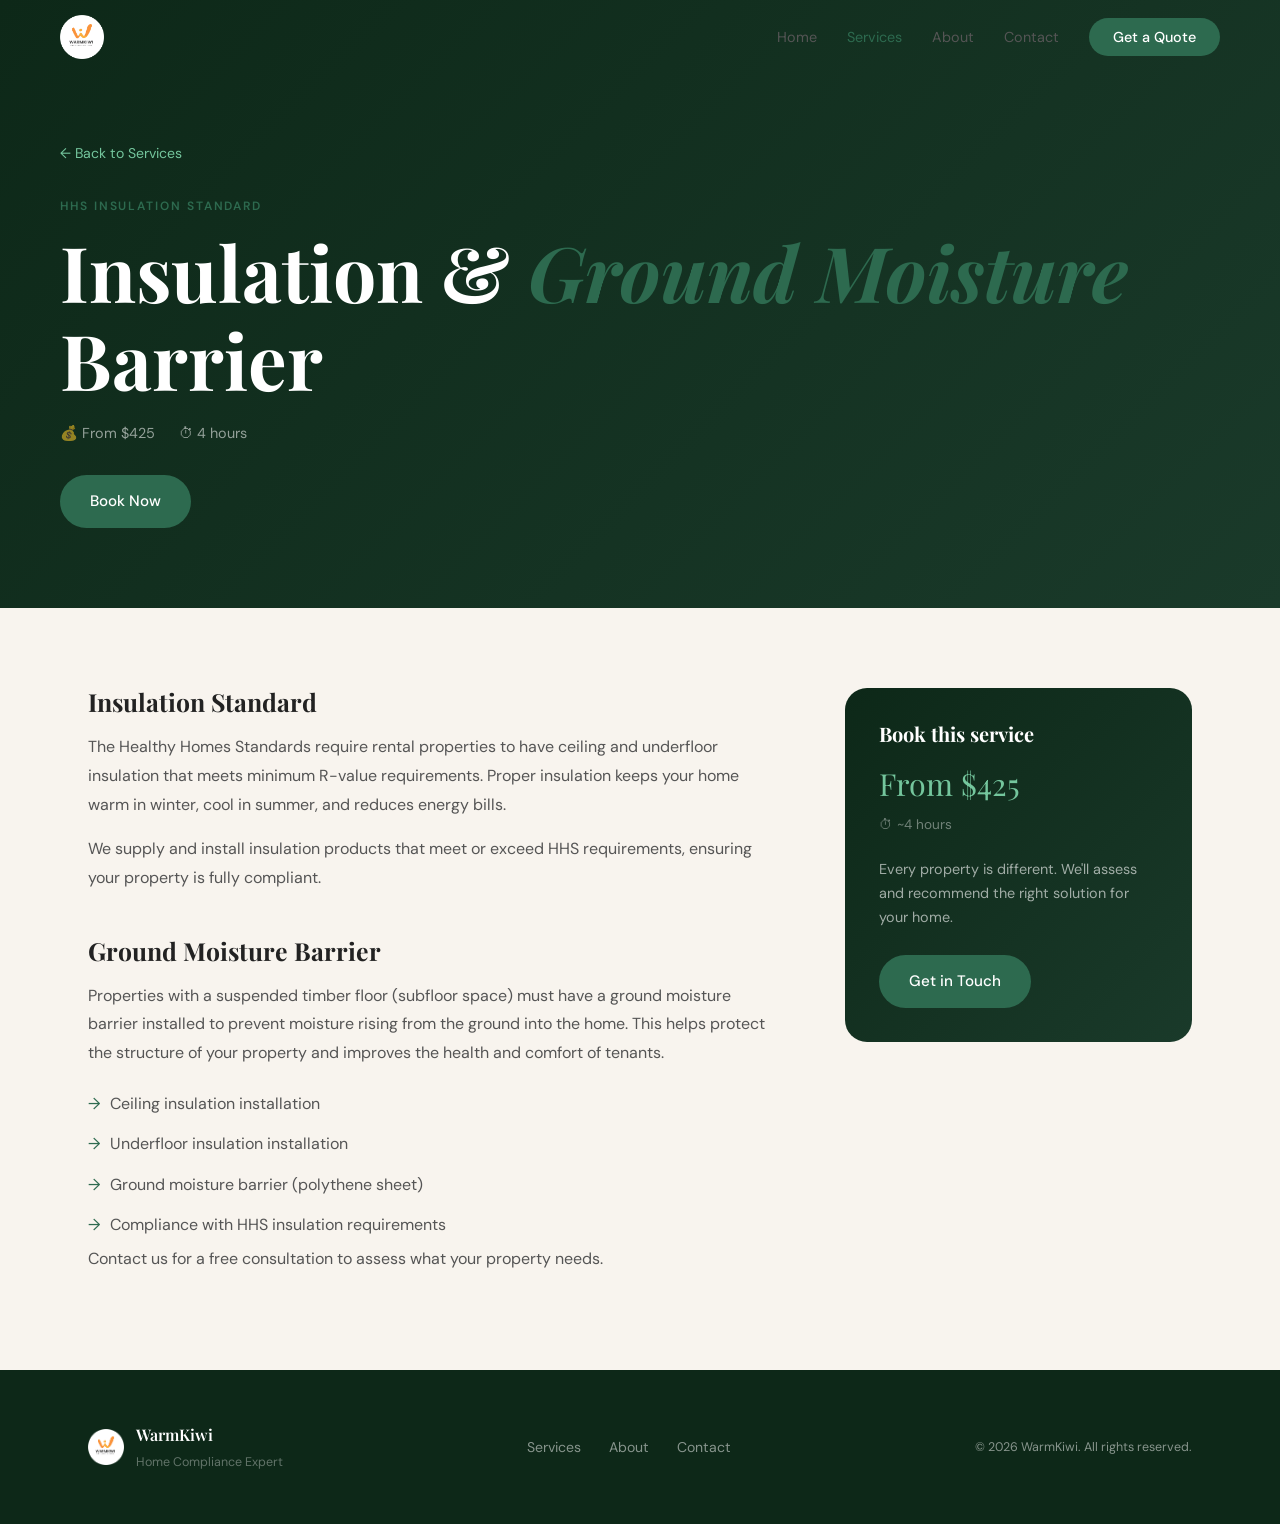
<file: services/insulation.html>
<!DOCTYPE html>
<html lang="en">
<head>
  <meta charset="UTF-8" />
  <meta name="viewport" content="width=device-width, initial-scale=1.0" />
  <title>Insulation & Ground Moisture Barrier — WarmKiwi</title>
  <link rel="stylesheet" href="../css/style.css" />
  <link rel="preconnect" href="https://fonts.googleapis.com">
  <link href="https://fonts.googleapis.com/css2?family=Playfair+Display:ital,wght@0,700;1,400&family=DM+Sans:wght@300;400;500&display=swap" rel="stylesheet">
</head>
<body>
  <nav class="nav scrolled" id="nav">
    <div class="nav-inner">
      <a href="../index.html" class="logo"><img src="../logo.png" alt="WarmKiwi" /></a>
      <button class="nav-toggle" id="navToggle"><span></span><span></span><span></span></button>
      <ul class="nav-links" id="navLinks">
        <li><a href="../index.html">Home</a></li>
        <li><a href="../services.html" class="active">Services</a></li>
        <li><a href="../index.html#about">About</a></li>
        <li><a href="../index.html#contact">Contact</a></li>
        <li><a href="../index.html#contact" class="nav-cta">Get a Quote</a></li>
      </ul>
    </div>
  </nav>

  <section class="service-hero">
    <div class="service-hero-inner">
      <a href="../services.html" class="back-link">← Back to Services</a>
      <p class="section-tag">HHS Insulation Standard</p>
      <h1>Insulation & <em>Ground Moisture</em> Barrier</h1>
      <div class="service-meta">
        <span>💰 From $425</span>
        <span>⏱ 4 hours</span>
      </div>
      <a href="../index.html#contact" class="btn btn-primary">Book Now</a>
    </div>
  </section>

  <div class="service-body">
    <div class="service-content">
      <div class="service-text">
        <h2>Insulation Standard</h2>
        <p>The Healthy Homes Standards require rental properties to have ceiling and underfloor insulation that meets minimum R-value requirements. Proper insulation keeps your home warm in winter, cool in summer, and reduces energy bills.</p>
        <p>We supply and install insulation products that meet or exceed HHS requirements, ensuring your property is fully compliant.</p>

        <h2>Ground Moisture Barrier</h2>
        <p>Properties with a suspended timber floor (subfloor space) must have a ground moisture barrier installed to prevent moisture rising from the ground into the home. This helps protect the structure of your property and improves the health and comfort of tenants.</p>
        <ul>
          <li>Ceiling insulation installation</li>
          <li>Underfloor insulation installation</li>
          <li>Ground moisture barrier (polythene sheet)</li>
          <li>Compliance with HHS insulation requirements</li>
        </ul>
        <p>Contact us for a free consultation to assess what your property needs.</p>
      </div>
      <aside class="service-sidebar">
        <div class="sidebar-card">
          <h3>Book this service</h3>
          <div class="sidebar-price">From $425</div>
          <div class="sidebar-duration">⏱ ~4 hours</div>
          <p>Every property is different. We'll assess and recommend the right solution for your home.</p>
          <a href="../index.html#contact" class="btn btn-primary">Get in Touch</a>
        </div>
      </aside>
    </div>
  </div>

  <footer class="footer">
    <div class="container footer-inner">
      <div class="footer-brand"><img src="../logo.png" alt="WarmKiwi" /><div class="footer-brand-text"><span>WarmKiwi</span><p>Home Compliance Expert</p></div></div>
      <div class="footer-links"><a href="../services.html">Services</a><a href="../index.html#about">About</a><a href="../index.html#contact">Contact</a></div>
      <p class="footer-copy">© 2026 WarmKiwi. All rights reserved.</p>
    </div>
  </footer>
  <script src="../js/main.js"></script>
</body>
</html>
</file>
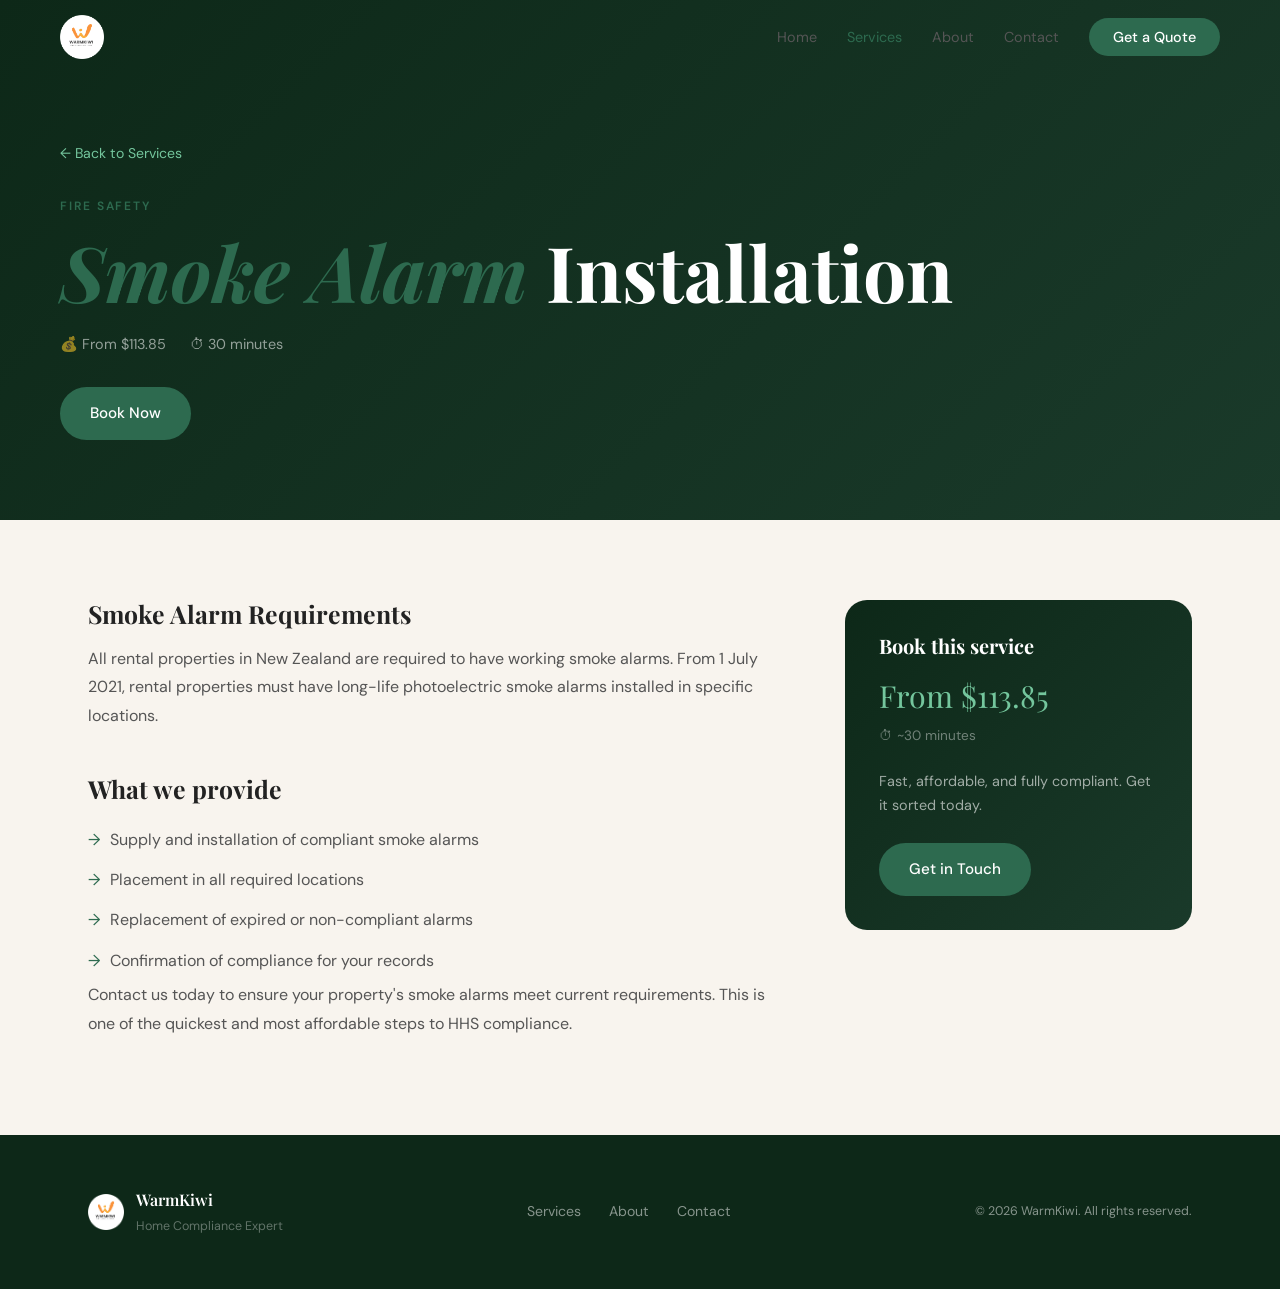
<file: services/smoke-alarm.html>
<!DOCTYPE html>
<html lang="en">
<head>
  <meta charset="UTF-8" />
  <meta name="viewport" content="width=device-width, initial-scale=1.0" />
  <title>Smoke Alarm — WarmKiwi</title>
  <link rel="stylesheet" href="../css/style.css" />
  <link rel="preconnect" href="https://fonts.googleapis.com">
  <link href="https://fonts.googleapis.com/css2?family=Playfair+Display:ital,wght@0,700;1,400&family=DM+Sans:wght@300;400;500&display=swap" rel="stylesheet">
</head>
<body>
  <nav class="nav scrolled" id="nav">
    <div class="nav-inner">
      <a href="../index.html" class="logo"><img src="../logo.png" alt="WarmKiwi" /></a>
      <button class="nav-toggle" id="navToggle"><span></span><span></span><span></span></button>
      <ul class="nav-links" id="navLinks">
        <li><a href="../index.html">Home</a></li>
        <li><a href="../services.html" class="active">Services</a></li>
        <li><a href="../index.html#about">About</a></li>
        <li><a href="../index.html#contact">Contact</a></li>
        <li><a href="../index.html#contact" class="nav-cta">Get a Quote</a></li>
      </ul>
    </div>
  </nav>

  <section class="service-hero">
    <div class="service-hero-inner">
      <a href="../services.html" class="back-link">← Back to Services</a>
      <p class="section-tag">Fire Safety</p>
      <h1><em>Smoke Alarm</em> Installation</h1>
      <div class="service-meta">
        <span>💰 From $113.85</span>
        <span>⏱ 30 minutes</span>
      </div>
      <a href="../index.html#contact" class="btn btn-primary">Book Now</a>
    </div>
  </section>

  <div class="service-body">
    <div class="service-content">
      <div class="service-text">
        <h2>Smoke Alarm Requirements</h2>
        <p>All rental properties in New Zealand are required to have working smoke alarms. From 1 July 2021, rental properties must have long-life photoelectric smoke alarms installed in specific locations.</p>

        <h2>What we provide</h2>
        <ul>
          <li>Supply and installation of compliant smoke alarms</li>
          <li>Placement in all required locations</li>
          <li>Replacement of expired or non-compliant alarms</li>
          <li>Confirmation of compliance for your records</li>
        </ul>

        <p>Contact us today to ensure your property's smoke alarms meet current requirements. This is one of the quickest and most affordable steps to HHS compliance.</p>
      </div>
      <aside class="service-sidebar">
        <div class="sidebar-card">
          <h3>Book this service</h3>
          <div class="sidebar-price">From $113.85</div>
          <div class="sidebar-duration">⏱ ~30 minutes</div>
          <p>Fast, affordable, and fully compliant. Get it sorted today.</p>
          <a href="../index.html#contact" class="btn btn-primary">Get in Touch</a>
        </div>
      </aside>
    </div>
  </div>

  <footer class="footer">
    <div class="container footer-inner">
      <div class="footer-brand"><img src="../logo.png" alt="WarmKiwi" /><div class="footer-brand-text"><span>WarmKiwi</span><p>Home Compliance Expert</p></div></div>
      <div class="footer-links"><a href="../services.html">Services</a><a href="../index.html#about">About</a><a href="../index.html#contact">Contact</a></div>
      <p class="footer-copy">© 2026 WarmKiwi. All rights reserved.</p>
    </div>
  </footer>
  <script src="../js/main.js"></script>
</body>
</html>
</file>
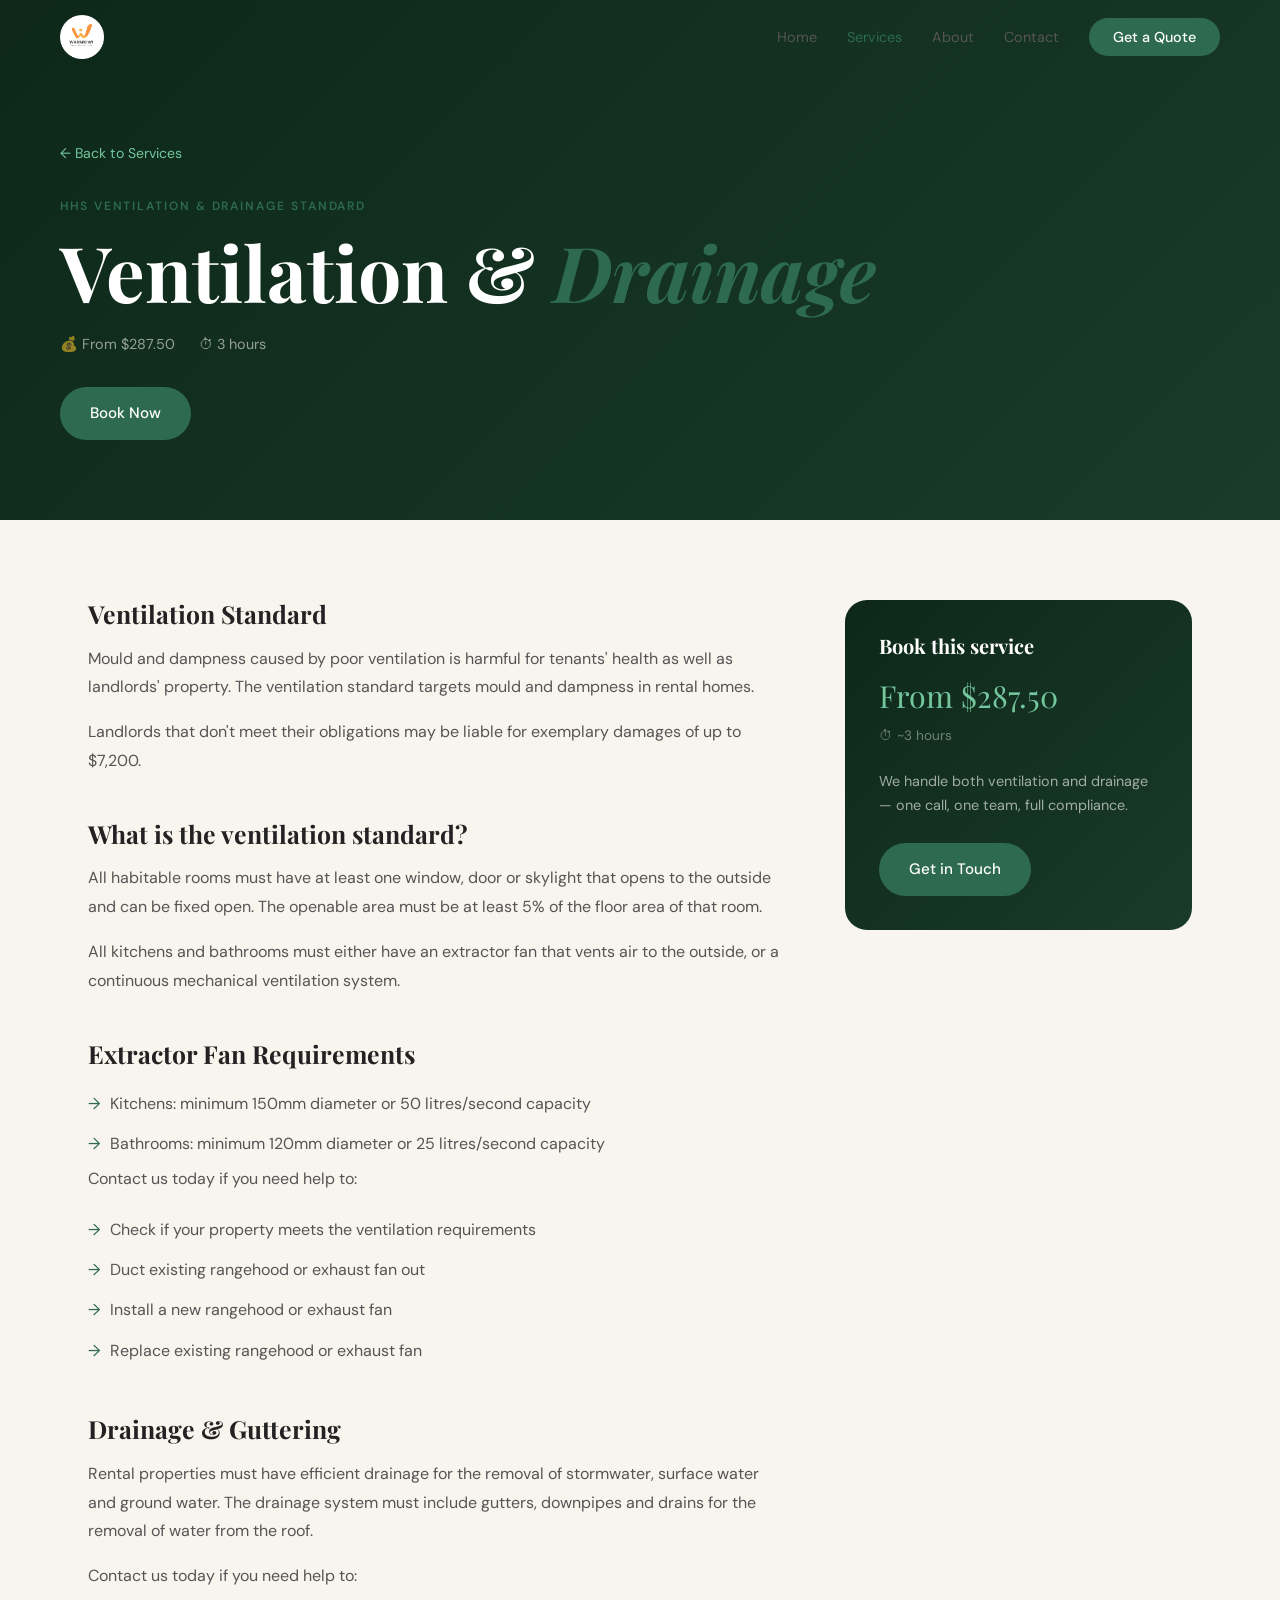
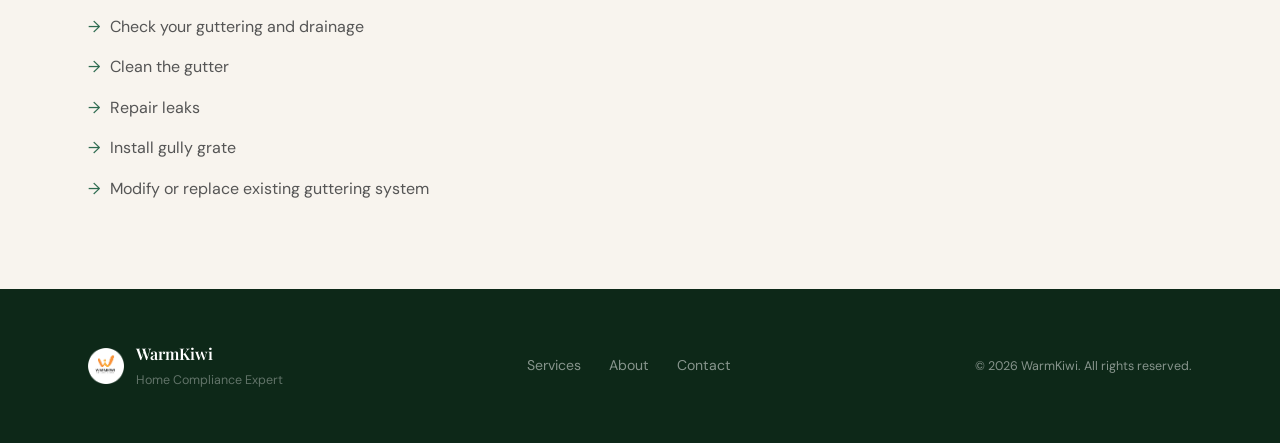
<file: services/ventilation.html>
<!DOCTYPE html>
<html lang="en">
<head>
  <meta charset="UTF-8" />
  <meta name="viewport" content="width=device-width, initial-scale=1.0" />
  <title>Ventilation & Drainage — WarmKiwi</title>
  <link rel="stylesheet" href="../css/style.css" />
  <link rel="preconnect" href="https://fonts.googleapis.com">
  <link href="https://fonts.googleapis.com/css2?family=Playfair+Display:ital,wght@0,700;1,400&family=DM+Sans:wght@300;400;500&display=swap" rel="stylesheet">
</head>
<body>
  <nav class="nav scrolled" id="nav">
    <div class="nav-inner">
      <a href="../index.html" class="logo"><img src="../logo.png" alt="WarmKiwi" /></a>
      <button class="nav-toggle" id="navToggle"><span></span><span></span><span></span></button>
      <ul class="nav-links" id="navLinks">
        <li><a href="../index.html">Home</a></li>
        <li><a href="../services.html" class="active">Services</a></li>
        <li><a href="../index.html#about">About</a></li>
        <li><a href="../index.html#contact">Contact</a></li>
        <li><a href="../index.html#contact" class="nav-cta">Get a Quote</a></li>
      </ul>
    </div>
  </nav>

  <section class="service-hero">
    <div class="service-hero-inner">
      <a href="../services.html" class="back-link">← Back to Services</a>
      <p class="section-tag">HHS Ventilation & Drainage Standard</p>
      <h1>Ventilation & <em>Drainage</em></h1>
      <div class="service-meta">
        <span>💰 From $287.50</span>
        <span>⏱ 3 hours</span>
      </div>
      <a href="../index.html#contact" class="btn btn-primary">Book Now</a>
    </div>
  </section>

  <div class="service-body">
    <div class="service-content">
      <div class="service-text">
        <h2>Ventilation Standard</h2>
        <p>Mould and dampness caused by poor ventilation is harmful for tenants' health as well as landlords' property. The ventilation standard targets mould and dampness in rental homes.</p>
        <p>Landlords that don't meet their obligations may be liable for exemplary damages of up to $7,200.</p>

        <h2>What is the ventilation standard?</h2>
        <p>All habitable rooms must have at least one window, door or skylight that opens to the outside and can be fixed open. The openable area must be at least 5% of the floor area of that room.</p>
        <p>All kitchens and bathrooms must either have an extractor fan that vents air to the outside, or a continuous mechanical ventilation system.</p>

        <h2>Extractor Fan Requirements</h2>
        <ul>
          <li>Kitchens: minimum 150mm diameter or 50 litres/second capacity</li>
          <li>Bathrooms: minimum 120mm diameter or 25 litres/second capacity</li>
        </ul>

        <p>Contact us today if you need help to:</p>
        <ul>
          <li>Check if your property meets the ventilation requirements</li>
          <li>Duct existing rangehood or exhaust fan out</li>
          <li>Install a new rangehood or exhaust fan</li>
          <li>Replace existing rangehood or exhaust fan</li>
        </ul>

        <h2>Drainage & Guttering</h2>
        <p>Rental properties must have efficient drainage for the removal of stormwater, surface water and ground water. The drainage system must include gutters, downpipes and drains for the removal of water from the roof.</p>
        <p>Contact us today if you need help to:</p>
        <ul>
          <li>Check your guttering and drainage</li>
          <li>Clean the gutter</li>
          <li>Repair leaks</li>
          <li>Install gully grate</li>
          <li>Modify or replace existing guttering system</li>
        </ul>
      </div>
      <aside class="service-sidebar">
        <div class="sidebar-card">
          <h3>Book this service</h3>
          <div class="sidebar-price">From $287.50</div>
          <div class="sidebar-duration">⏱ ~3 hours</div>
          <p>We handle both ventilation and drainage — one call, one team, full compliance.</p>
          <a href="../index.html#contact" class="btn btn-primary">Get in Touch</a>
        </div>
      </aside>
    </div>
  </div>

  <footer class="footer">
    <div class="container footer-inner">
      <div class="footer-brand"><img src="../logo.png" alt="WarmKiwi" /><div class="footer-brand-text"><span>WarmKiwi</span><p>Home Compliance Expert</p></div></div>
      <div class="footer-links"><a href="../services.html">Services</a><a href="../index.html#about">About</a><a href="../index.html#contact">Contact</a></div>
      <p class="footer-copy">© 2026 WarmKiwi. All rights reserved.</p>
    </div>
  </footer>
  <script src="../js/main.js"></script>
</body>
</html>
</file>
<file: css/style.css>
/* =====================
   CSS VARIABLES
   ===================== */
:root {
  --orange:        #2d6a4f;
  --orange-dark:   #1a3a2a;
  --orange-light:  #74c69d;
  --orange-pale:   #d8f3dc;
  --warm-white:    #f8f4ee;
  --cream:         #eef7f1;
  --charcoal:      #3D3D3D;
  --text-dark:     #222222;
  --text-mid:      #555555;
  --text-light:    #999999;
  --white:         #FFFFFF;
  --shadow-sm:     0 2px 12px rgba(45,106,79,0.10);
  --shadow:        0 6px 28px rgba(45,106,79,0.14);
  --shadow-lg:     0 16px 56px rgba(45,106,79,0.18);
  --radius:        14px;
  --radius-lg:     22px;
  --font-display:  'Playfair Display', Georgia, serif;
  --font-body:     'DM Sans', sans-serif;
  --transition:    0.3s cubic-bezier(0.4, 0, 0.2, 1);
}

*, *::before, *::after { box-sizing: border-box; margin: 0; padding: 0; }
html { scroll-behavior: smooth; font-size: 16px; }
body { font-family: var(--font-body); color: var(--text-dark); background: var(--warm-white); line-height: 1.65; overflow-x: hidden; }
a { color: inherit; text-decoration: none; }
img { max-width: 100%; display: block; }
ul { list-style: none; }
.container { max-width: 1160px; margin: 0 auto; padding: 0 28px; }

h1, h2, h3 { font-family: var(--font-display); font-weight: 700; line-height: 1.15; }
h1 { font-size: clamp(2.6rem, 6vw, 5rem); }
h2 { font-size: clamp(1.9rem, 3.5vw, 2.8rem); }
h3 { font-size: 1.25rem; }
em { font-style: italic; color: var(--orange); }

.section-tag { font-size: 0.75rem; font-weight: 600; letter-spacing: 0.16em; text-transform: uppercase; color: var(--orange); margin-bottom: 10px; display: block; }
.section-header { text-align: center; max-width: 620px; margin: 0 auto 64px; }
.section-sub { color: var(--text-mid); font-size: 1.05rem; margin-top: 14px; }

.btn { display: inline-flex; align-items: center; gap: 8px; padding: 14px 30px; border-radius: 100px; font-family: var(--font-body); font-size: 0.95rem; font-weight: 500; cursor: pointer; border: none; transition: var(--transition); white-space: nowrap; }
.btn-primary { background: var(--orange); color: white; }
.btn-primary:hover { background: var(--orange-dark); transform: translateY(-2px); box-shadow: var(--shadow); }
.btn-outline { background: transparent; color: white; border: 2px solid rgba(255,255,255,0.55); }
.btn-outline:hover { background: rgba(255,255,255,0.12); border-color: white; }
.btn.full-width { width: 100%; justify-content: center; }

/* NAV */
.nav { position: fixed; top: 0; left: 0; right: 0; z-index: 100; padding: 0 28px; transition: var(--transition); }
.nav.scrolled { background: rgba(255,253,249,0.97); backdrop-filter: blur(14px); box-shadow: 0 1px 0 rgba(0,0,0,0.07); }
.nav-inner { max-width: 1160px; margin: 0 auto; display: flex; align-items: center; justify-content: space-between; height: 74px; }
.logo { display: flex; align-items: center; gap: 10px; }
.logo img { height: 44px; width: auto; }
.nav-links { display: flex; align-items: center; gap: 30px; }
.nav-links a { font-size: 0.9rem; font-weight: 400; color: var(--text-mid); transition: color var(--transition); }
.nav-links a:hover, .nav-links a.active { color: var(--orange); }
.nav-cta { background: var(--orange) !important; color: white !important; padding: 10px 24px; border-radius: 100px; font-weight: 500 !important; }
.nav-cta:hover { background: var(--orange-dark) !important; }
.nav-toggle { display: none; flex-direction: column; gap: 5px; background: none; border: none; cursor: pointer; padding: 4px; }
.nav-toggle span { display: block; width: 24px; height: 2px; background: var(--charcoal); border-radius: 2px; }

/* HERO */
.hero { min-height: 100vh; background: linear-gradient(135deg, #0d2818 0%, #1a3a2a 55%, #1f4a34 100%); display: flex; flex-direction: column; justify-content: center; padding: 130px 28px 80px; position: relative; overflow: hidden; }
.hero-inner { max-width: 1160px; margin: 0 auto; width: 100%; display: grid; grid-template-columns: 1fr 1fr; align-items: center; gap: 40px; position: relative; z-index: 1; }
.hero-orb1 { position: absolute; top: -15%; right: -8%; width: 700px; height: 700px; border-radius: 50%; background: radial-gradient(circle, rgba(64,145,108,0.30) 0%, transparent 65%); pointer-events: none; animation: pulse 6s ease-in-out infinite; }
.hero-orb2 { position: absolute; bottom: -20%; left: -8%; width: 500px; height: 500px; border-radius: 50%; background: radial-gradient(circle, rgba(116,198,157,0.14) 0%, transparent 65%); pointer-events: none; animation: pulse 8s ease-in-out 2s infinite; }
@keyframes pulse { 0%,100%{transform:scale(1);opacity:1} 50%{transform:scale(1.08);opacity:0.8} }
.hero-content { width: 100%; }
.hero-eyebrow { font-size: 0.78rem; letter-spacing: 0.16em; text-transform: uppercase; color: var(--orange-light); margin-bottom: 20px; opacity: 0; animation: fadeUp 0.7s 0.1s forwards; }
.hero-title { color: white; margin-bottom: 24px; opacity: 0; animation: fadeUp 0.7s 0.2s forwards; }
.hero-sub { color: rgba(255,255,255,0.62); font-size: 1.1rem; max-width: 500px; margin-bottom: 40px; opacity: 0; animation: fadeUp 0.7s 0.35s forwards; }
.hero-actions { display: flex; gap: 16px; flex-wrap: wrap; opacity: 0; animation: fadeUp 0.7s 0.45s forwards; }
.hero-badges { max-width: 1160px; margin: 48px auto 0; padding: 0 28px; display: flex; gap: 28px; flex-wrap: wrap; opacity: 0; animation: fadeUp 0.7s 0.6s forwards; position: relative; z-index: 1; }
.badge { display: flex; align-items: center; gap: 10px; color: rgba(255,255,255,0.65); font-size: 0.88rem; }
.badge-icon { color: var(--orange-light); font-weight: 700; }
@keyframes fadeUp { from{opacity:0;transform:translateY(22px)} to{opacity:1;transform:translateY(0)} }

/* HERO HOUSE ANIMATION */
.hero-house {
  width: 100%;
  max-width: 480px;
  margin: 0 auto;
  opacity: 0;
  animation: fadeIn 0.6s 0.2s forwards;
  pointer-events: none;
}
.hero-house svg { width: 100%; height: auto; display: block; }
@keyframes fadeIn { from{opacity:0} to{opacity:1} }

.draw-line {
  stroke-dasharray: var(--len);
  stroke-dashoffset: var(--len);
  animation: draw 1s cubic-bezier(0.4,0,0.2,1) forwards;
  animation-delay: var(--delay, 0s);
}
@keyframes draw {
  to { stroke-dashoffset: 0; }
}

.smoke {
  opacity: 0;
  animation: smokeRise 2s ease-out infinite;
  animation-delay: var(--sd, 0s);
}
@keyframes smokeRise {
  0%   { opacity: 0; transform: translateY(0) scale(1); }
  30%  { opacity: 1; }
  100% { opacity: 0; transform: translateY(-24px) scale(1.6); }
}

/* SERVICES */
.services-section { padding: 110px 0; background: var(--warm-white); }
.services-grid { display: grid; grid-template-columns: repeat(3, 1fr); gap: 24px; }
.service-card { background: white; border: 1.5px solid rgba(245,137,26,0.10); border-radius: var(--radius-lg); padding: 34px 28px; display: flex; flex-direction: column; gap: 12px; transition: var(--transition); position: relative; overflow: hidden; }
.service-card::after { content: ''; position: absolute; bottom: 0; left: 0; right: 0; height: 3px; background: linear-gradient(90deg, var(--orange), var(--orange-light)); transform: scaleX(0); transform-origin: left; transition: transform var(--transition); }
.service-card:hover { transform: translateY(-5px); box-shadow: var(--shadow-lg); border-color: rgba(245,137,26,0.2); }
.service-card:hover::after { transform: scaleX(1); }
.service-icon { font-size: 2.2rem; }
.service-card h3 { color: var(--text-dark); }
.service-card p { color: var(--text-mid); font-size: 0.9rem; flex: 1; line-height: 1.6; }
.service-arrow { color: var(--orange); transition: transform var(--transition); }
.service-card:hover .service-arrow { transform: translateX(5px); }

/* ABOUT */
.about-section { padding: 110px 0; background: var(--cream); }
.about-grid { display: grid; grid-template-columns: 1fr 1fr; gap: 80px; align-items: center; }
.about-visual { display: flex; flex-direction: column; gap: 18px; }
.about-img {
  border-radius: var(--radius-lg); overflow: hidden; box-shadow: var(--shadow-lg);
  height: 260px; position: relative;
  background: linear-gradient(135deg, #d8f3dc 0%, #95d5b2 100%);
  display: flex; align-items: center; justify-content: center;
}
.about-img-inner { font-size: 5rem; }
.about-stats { display: grid; grid-template-columns: 1fr 1fr; gap: 14px; }
.about-stat { background: white; border-radius: var(--radius); padding: 22px 20px; box-shadow: var(--shadow-sm); }
.about-stat.accent { background: var(--orange); color: white; }
.stat-num { display: block; font-family: var(--font-display); font-size: 2.2rem; font-weight: 700; color: var(--orange); line-height: 1; }
.about-stat.accent .stat-num { color: white; }
.stat-label { font-size: 0.8rem; color: var(--text-light); margin-top: 4px; display: block; }
.about-stat.accent .stat-label { color: rgba(255,255,255,0.75); }
.credentials { display: flex; gap: 12px; flex-wrap: wrap; }
.credential-badge { background: white; border: 1.5px solid rgba(245,137,26,0.18); border-radius: 12px; padding: 14px 16px; display: flex; flex-direction: column; align-items: center; gap: 6px; box-shadow: var(--shadow-sm); flex: 1; min-width: 130px; text-align: center; }
.credential-badge .cred-icon { font-size: 1.6rem; }
.credential-text { font-size: 0.72rem; color: var(--text-mid); line-height: 1.4; }
.credential-text strong { display: block; color: var(--text-dark); font-size: 0.78rem; margin-bottom: 2px; }
.about-text h2 { margin-bottom: 20px; }
.about-text p { color: var(--text-mid); margin-bottom: 16px; font-size: 1rem; line-height: 1.75; }
.about-text .btn { margin-top: 10px; }

/* TESTIMONIAL */
.testimonial-section { padding: 90px 0; background: linear-gradient(135deg, #0d2818, #1a3a2a); position: relative; overflow: hidden; }
.testimonial-section::before { content: '"'; position: absolute; top: -60px; left: 3%; font-family: var(--font-display); font-size: 22rem; color: rgba(245,137,26,0.07); line-height: 1; pointer-events: none; }
.testimonial { text-align: center; max-width: 720px; margin: 0 auto; position: relative; z-index: 1; }
.testimonial p { font-family: var(--font-display); font-size: clamp(1.2rem, 2.5vw, 1.65rem); font-style: italic; color: white; line-height: 1.55; margin-bottom: 28px; }
.testimonial cite { color: var(--orange-light); font-size: 0.9rem; font-style: normal; letter-spacing: 0.05em; }

/* CLIENTS */
.clients-section { padding: 64px 0; background: white; text-align: center; }
.clients-label { font-size: 0.76rem; text-transform: uppercase; letter-spacing: 0.14em; color: var(--text-light); margin-bottom: 36px; }
.clients-logos { display: flex; justify-content: center; align-items: center; gap: 32px; flex-wrap: wrap; }
.client-placeholder { font-family: var(--font-display); font-size: 0.95rem; color: var(--text-light); padding: 12px 22px; border: 1.5px solid rgba(0,0,0,0.09); border-radius: 8px; opacity: 0.65; }

/* CONTACT */
.contact-section { padding: 110px 0; background: var(--warm-white); }
.contact-grid { display: grid; grid-template-columns: 1fr 1fr; gap: 80px; align-items: start; }
.contact-info h2 { margin-bottom: 16px; }
.contact-info > p { color: var(--text-mid); margin-bottom: 40px; }
.contact-details { display: flex; flex-direction: column; gap: 18px; }
.contact-item { display: flex; align-items: center; gap: 14px; }
.contact-icon { width: 40px; height: 40px; background: var(--orange-pale); border-radius: 50%; display: flex; align-items: center; justify-content: center; font-size: 1rem; flex-shrink: 0; }
.contact-item a { color: var(--orange); font-weight: 500; }
.contact-item a:hover { color: var(--orange-dark); }
.contact-form { background: white; border: 1.5px solid rgba(245,137,26,0.12); border-radius: var(--radius-lg); padding: 42px; box-shadow: var(--shadow); }
.form-row { display: grid; grid-template-columns: 1fr 1fr; gap: 16px; }
.form-group { display: flex; flex-direction: column; gap: 6px; margin-bottom: 18px; }
.form-group label { font-size: 0.82rem; font-weight: 500; color: var(--text-dark); }
.form-group input, .form-group textarea, .form-group select { padding: 12px 16px; border: 1.5px solid rgba(0,0,0,0.1); border-radius: 10px; font-family: var(--font-body); font-size: 0.95rem; color: var(--text-dark); background: var(--warm-white); transition: border-color var(--transition); outline: none; }
.form-group input:focus, .form-group textarea:focus { border-color: var(--orange); }
.form-group textarea { resize: vertical; min-height: 110px; }
.form-success { display: none; text-align: center; color: #2d8a4e; font-weight: 500; margin-top: 14px; font-size: 0.95rem; background: #d4f4e2; padding: 12px; border-radius: 8px; }
.form-error { display: none; text-align: center; color: #c0392b; font-weight: 500; margin-top: 14px; font-size: 0.9rem; background: #fde8e8; padding: 12px; border-radius: 8px; }

/* FOOTER */
.footer { background: #0d2818; padding: 52px 28px; color: rgba(255,255,255,0.5); }
.footer-inner { display: flex; align-items: center; justify-content: space-between; flex-wrap: wrap; gap: 28px; }
.footer-brand { display: flex; align-items: center; gap: 12px; }
.footer-brand img { height: 36px; width: auto; }
.footer-brand-text p { font-size: 0.78rem; color: rgba(255,255,255,0.35); margin-top: 2px; }
.footer-brand-text span { font-family: var(--font-display); font-size: 1rem; color: white; font-weight: 600; }
.footer-links { display: flex; gap: 28px; }
.footer-links a { font-size: 0.88rem; transition: color var(--transition); }
.footer-links a:hover { color: var(--orange-light); }
.footer-copy { font-size: 0.78rem; }

/* SERVICE PAGES */
.service-hero { padding: 140px 28px 80px; background: linear-gradient(135deg, #0d2818, #1a3a2a); color: white; }
.service-hero-inner { max-width: 1160px; margin: 0 auto; }
.back-link { display: inline-flex; align-items: center; gap: 6px; color: var(--orange-light); font-size: 0.88rem; margin-bottom: 32px; transition: gap var(--transition); }
.back-link:hover { gap: 10px; }
.service-hero h1 { margin-bottom: 18px; }
.service-meta { display: flex; gap: 24px; color: rgba(255,255,255,0.55); font-size: 0.9rem; margin-bottom: 30px; }
.service-body { padding: 80px 0; }
.service-content { max-width: 1160px; margin: 0 auto; padding: 0 28px; display: grid; grid-template-columns: 2fr 1fr; gap: 64px; }
.service-text h2 { font-size: 1.55rem; margin-top: 44px; margin-bottom: 16px; color: var(--text-dark); }
.service-text h2:first-child { margin-top: 0; }
.service-text p { color: var(--text-mid); margin-bottom: 16px; line-height: 1.8; }
.service-text ul li { padding: 7px 0 7px 22px; color: var(--text-mid); position: relative; }
.service-text ul li::before { content: '→'; position: absolute; left: 0; color: var(--orange); }
.service-sidebar { position: sticky; top: 100px; }
.sidebar-card { background: linear-gradient(135deg, #0d2818, #1a3a2a); color: white; border-radius: var(--radius-lg); padding: 34px; }
.sidebar-card h3 { margin-bottom: 14px; color: white; }
.sidebar-card p { color: rgba(255,255,255,0.6); font-size: 0.9rem; margin-bottom: 26px; }
.sidebar-price { font-family: var(--font-display); font-size: 1.9rem; color: var(--orange-light); margin-bottom: 4px; }
.sidebar-duration { font-size: 0.85rem; color: rgba(255,255,255,0.4); margin-bottom: 22px; }

/* SERVICES LIST */
.services-page-hero { padding: 140px 28px 80px; background: linear-gradient(135deg, #0d2818, #1a3a2a); text-align: center; }
.services-page-hero h1 { color: white; margin-bottom: 16px; }
.services-page-hero p { color: rgba(255,255,255,0.55); font-size: 1.1rem; max-width: 500px; margin: 0 auto; }
.services-list { padding: 80px 0; }
.services-list-grid { max-width: 1160px; margin: 0 auto; padding: 0 28px; display: grid; grid-template-columns: repeat(2, 1fr); gap: 28px; }
.service-list-card { background: white; border: 1.5px solid rgba(245,137,26,0.1); border-radius: var(--radius-lg); padding: 36px; display: flex; gap: 24px; transition: var(--transition); }
.service-list-card:hover { transform: translateY(-3px); box-shadow: var(--shadow-lg); }
.service-list-icon { font-size: 2.4rem; flex-shrink: 0; }
.service-list-info h3 { color: var(--text-dark); margin-bottom: 10px; }
.service-list-info p { color: var(--text-mid); font-size: 0.93rem; margin-bottom: 16px; line-height: 1.65; }
.service-list-meta { display: flex; gap: 16px; font-size: 0.82rem; color: var(--text-light); margin-bottom: 16px; }
.service-list-meta strong { color: var(--orange); }
.service-list-card a { font-size: 0.88rem; color: var(--orange); font-weight: 500; display: inline-flex; align-items: center; gap: 4px; transition: gap var(--transition); }
.service-list-card a:hover { gap: 8px; }

/* RESPONSIVE */
@media (max-width: 960px) {
  .services-grid { grid-template-columns: repeat(2, 1fr); }
  .about-grid, .contact-grid { grid-template-columns: 1fr; gap: 48px; }
  .service-content { grid-template-columns: 1fr; }
  .service-sidebar { position: static; }
  .services-list-grid { grid-template-columns: 1fr; }
}
@media (max-width: 640px) {
  .services-grid { grid-template-columns: 1fr; }
  .nav-links { display: none; position: fixed; inset: 74px 0 0; background: var(--warm-white); flex-direction: column; align-items: center; justify-content: center; gap: 40px; z-index: 99; }
  .nav-links.open { display: flex; }
  .nav-toggle { display: flex; }
  .form-row { grid-template-columns: 1fr; }
  .footer-inner { flex-direction: column; text-align: center; }
  .hero-actions { flex-direction: column; align-items: flex-start; }
  .about-stats { grid-template-columns: 1fr; }
  .hero-inner { grid-template-columns: 1fr; }
  .hero-house { display: none; }
  .hero-content { max-width: 100% !important; }
}
</file>
